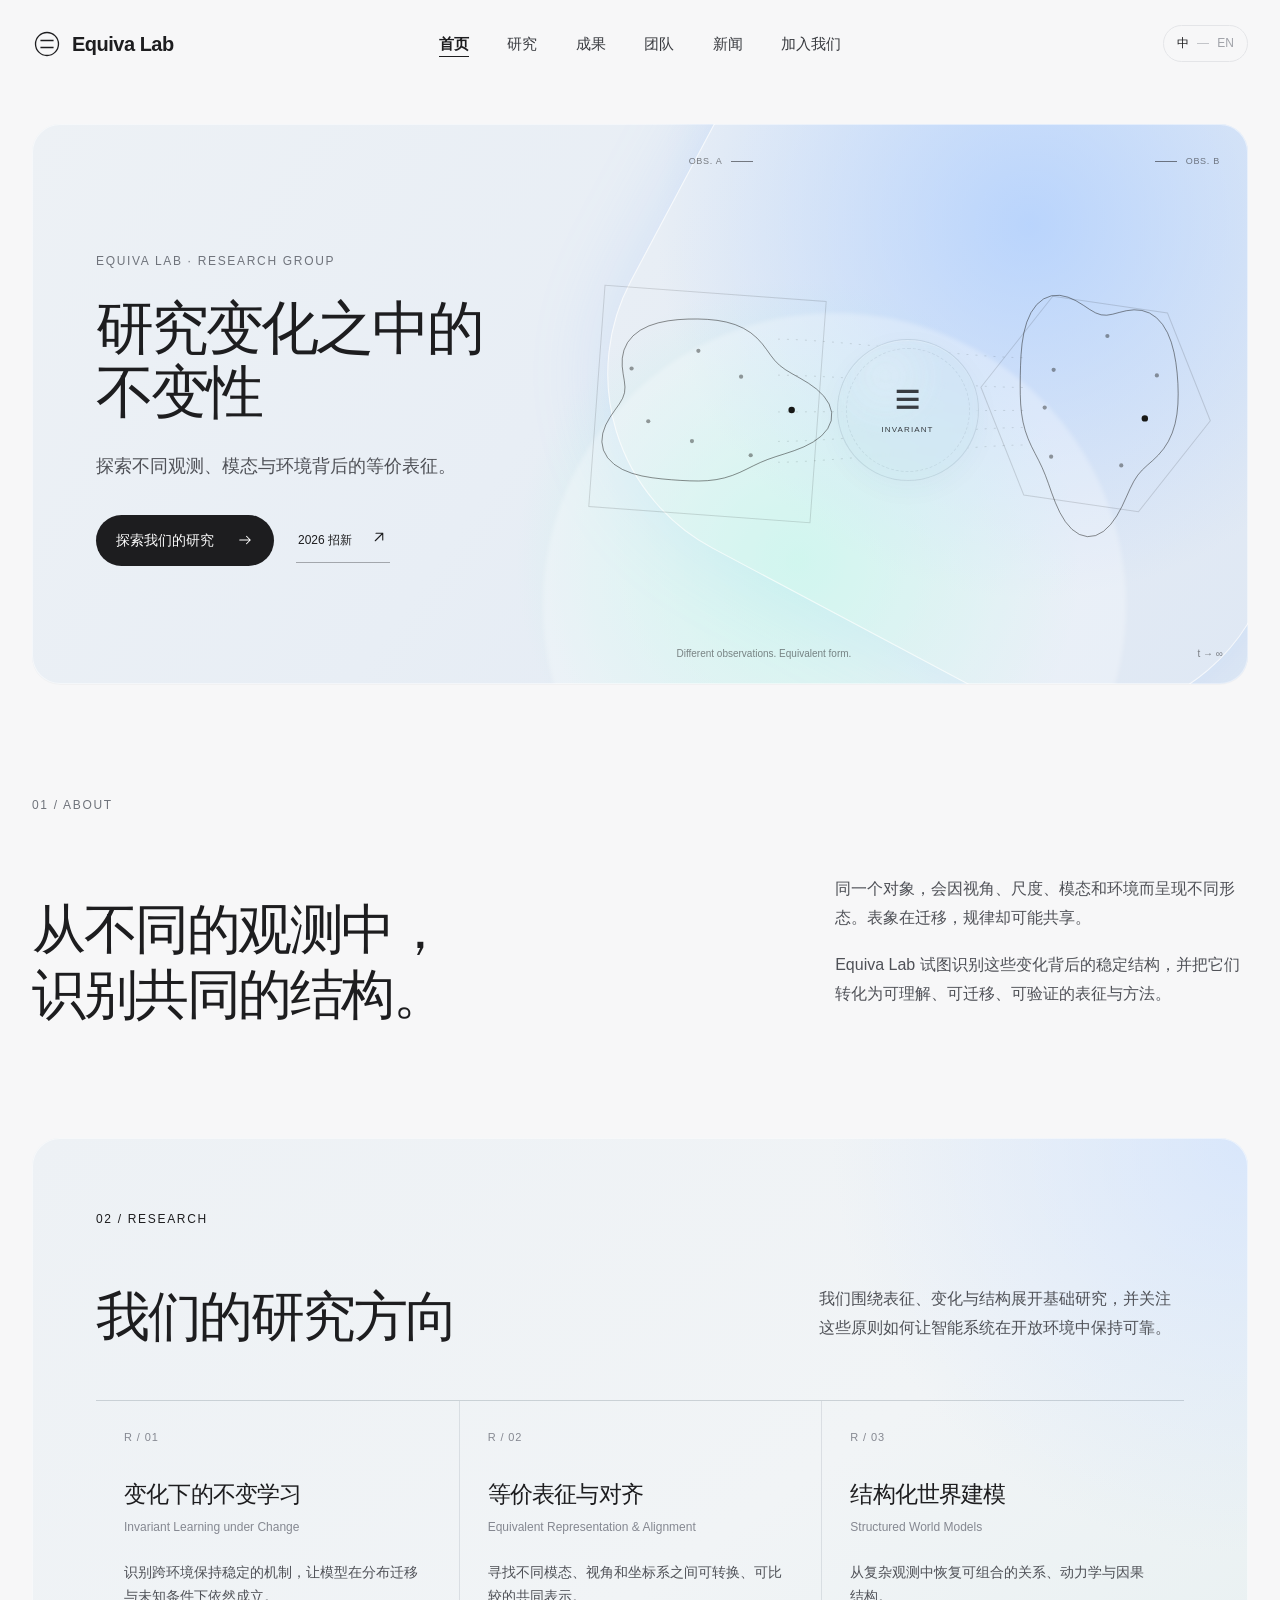
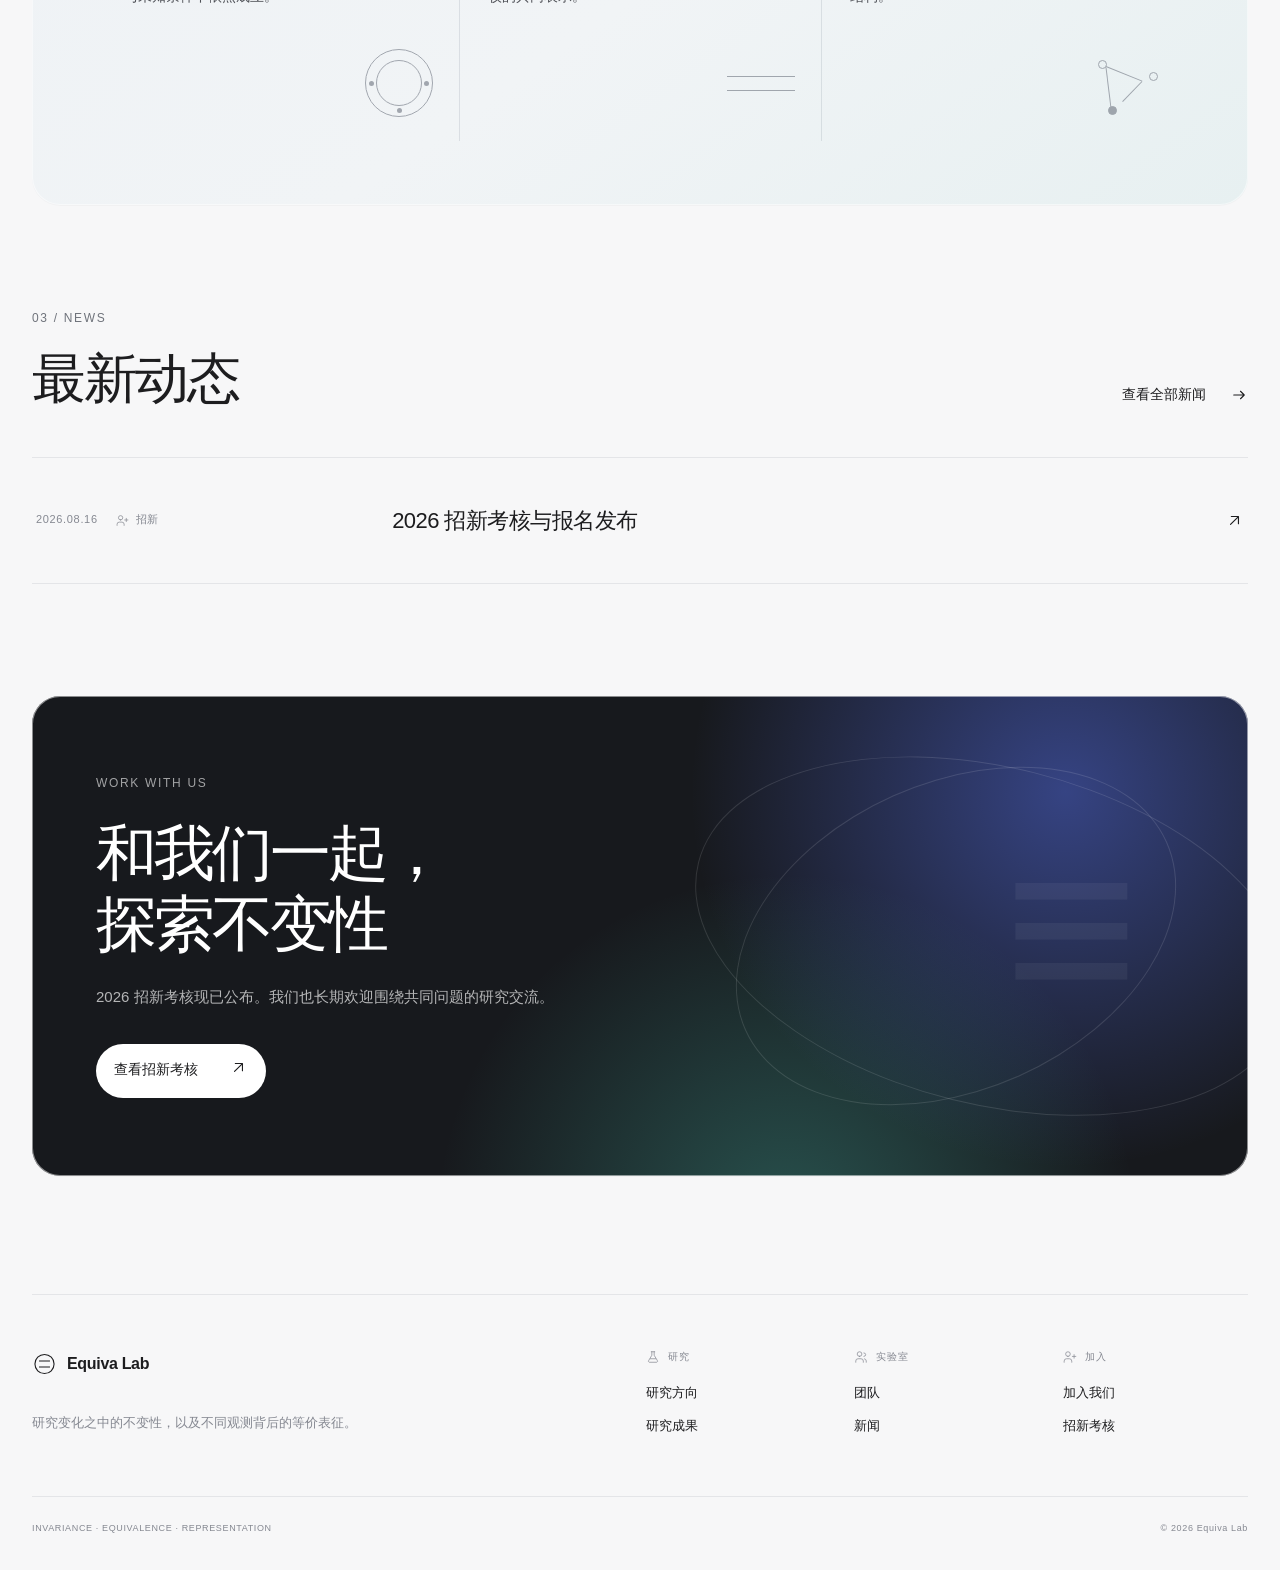
<file: index.html>
<!doctype html>
<html lang="zh-CN">
  <head>
    <meta charset="UTF-8" />
    <meta name="viewport" content="width=device-width, initial-scale=1.0" />
    <meta name="description" content="Equiva Lab 研究变化之中的不变性，以及不同观测背后的等价表征。" />
    <meta name="theme-color" content="#f2f1ed" />
    <link rel="canonical" href="https://equivalab.github.io/" />
    <meta property="og:title" content="Equiva Lab — Invariance in Motion" />
    <meta property="og:description" content="研究变化之中的不变性，以及不同观测背后的等价表征。" />
    <meta property="og:type" content="website" />
    <meta property="og:url" content="https://equivalab.github.io/" />
    <meta property="og:site_name" content="Equiva Lab" />
    <meta property="og:image" content="https://equivalab.github.io/assets/og-cover.svg" />
    <title>Equiva Lab — 变化中的不变性</title>
    <link rel="icon" href="assets/favicon.svg" type="image/svg+xml" />
    <link rel="stylesheet" href="styles.css" />
    <noscript><style>.reveal{opacity:1!important;transform:none!important}</style></noscript>
  </head>
  <body data-page="home">
    <a class="skip-link" href="#main">跳至主要内容</a>

    <header class="site-header" data-header>
      <a class="brand" href="index.html" aria-label="Equiva Lab 首页">
        <svg class="brand-mark" viewBox="0 0 32 32" aria-hidden="true">
          <circle cx="16" cy="16" r="12.25"></circle>
          <path d="M9 12.25h14M9 19.75h14"></path>
        </svg>
        <span>Equiva Lab</span>
      </a>

      <button class="menu-toggle" type="button" aria-label="打开菜单" aria-expanded="false" data-menu-toggle>
        <span></span><span></span>
      </button>

      <nav class="site-nav" aria-label="主导航" data-nav>
        <a href="index.html" data-page-link="home" data-i18n="nav.home">首页</a>
        <a href="#research" data-page-link="research" data-i18n="nav.research">研究</a>
        <a href="results.html" data-page-link="results" data-i18n="nav.results">成果</a>
        <a href="team.html" data-page-link="team" data-i18n="nav.people">团队</a>
        <a href="news.html" data-page-link="news" data-i18n="nav.news">新闻</a>
        <a href="join.html" data-page-link="join" data-i18n="nav.join">加入我们</a>
      </nav>

      <button class="language-toggle" type="button" aria-label="Switch to English" data-language-toggle>
        <span class="is-active">中</span><i></i><span>EN</span>
      </button>
    </header>

    <main id="main">
      <section class="hero" id="top">
        <div class="hero-copy">
          <p class="eyebrow reveal" data-i18n="hero.eyebrow">EQUIVA LAB · RESEARCH GROUP</p>
          <h1 class="hero-title reveal" data-i18n-html="hero.title">
            研究变化之中的<br /><span>不变性</span>
          </h1>
          <p class="hero-intro reveal" data-i18n="hero.intro">
            探索不同观测、模态与环境背后的等价表征。
          </p>
          <div class="hero-actions reveal">
            <a class="text-link" href="#research">
              <span data-i18n="hero.cta">探索我们的研究</span>
              <svg class="icon" viewBox="0 0 24 24" aria-hidden="true"><use href="assets/icons.svg#arrow-right"></use></svg>
            </a>
            <a class="hero-secondary-link" href="join.html#assessment">
              <span data-zh="2026 招新" data-en="2026 Recruitment">2026 招新</span><b><svg class="icon" viewBox="0 0 24 24" aria-hidden="true"><use href="assets/icons.svg#arrow-up-right"></use></svg></b>
            </a>
          </div>
        </div>

        <div class="hero-visual reveal" aria-label="不断变化的观测映射到同一个潜在结构的动态示意图">
          <canvas id="equivalence-canvas"></canvas>
          <div class="visual-axis axis-left"><span>OBS. A</span><i></i></div>
          <div class="visual-axis axis-right"><i></i><span>OBS. B</span></div>
          <div class="visual-core">
            <span class="core-symbol">≡</span>
            <span class="core-label" data-i18n="hero.invariant">INVARIANT</span>
          </div>
          <div class="visual-caption">
            <span data-i18n="hero.visualCaption">Different observations. Equivalent form.</span>
            <span>t → ∞</span>
          </div>
        </div>

        <a class="scroll-cue" href="#about" aria-label="向下滚动">
          <span data-i18n="hero.scroll">SCROLL TO EXPLORE</span>
          <i></i>
        </a>
      </section>

      <section class="statement section-pad" id="about">
        <div class="section-index reveal">01 / <span data-i18n="section.about">ABOUT</span></div>
        <div class="statement-grid">
          <h2 class="display-heading reveal" data-i18n-html="about.title">
            从不同的观测中，<br />识别<span>共同的结构。</span>
          </h2>
          <div class="statement-copy reveal">
            <p data-i18n="about.p1">
              同一个对象，会因视角、尺度、模态和环境而呈现不同形态。表象在迁移，规律却可能共享。
            </p>
            <p data-i18n="about.p2">
              Equiva Lab 试图识别这些变化背后的稳定结构，并把它们转化为可理解、可迁移、可验证的表征与方法。
            </p>
          </div>
        </div>
      </section>

      <section class="research section-pad" id="research">
        <div class="section-index light reveal">02 / <span data-i18n="section.research">RESEARCH</span></div>
        <div class="research-head">
          <h2 class="display-heading light reveal" data-i18n-html="research.title">我们的<span>研究方向</span></h2>
          <p class="research-intro reveal" data-i18n="research.intro">
            我们围绕表征、变化与结构展开基础研究，并关注这些原则如何让智能系统在开放环境中保持可靠。
          </p>
        </div>

        <div class="research-list">
          <article class="research-item reveal" tabindex="0">
            <div class="research-number">R / 01</div>
            <div class="research-name">
              <h3 data-i18n="research.r1.title">变化下的不变学习</h3>
              <p>Invariant Learning under Change</p>
            </div>
            <p class="research-desc" data-i18n="research.r1.desc">识别跨环境保持稳定的机制，让模型在分布迁移与未知条件下依然成立。</p>
            <div class="research-glyph glyph-orbit" aria-hidden="true"><i></i><i></i><i></i></div>
          </article>

          <article class="research-item reveal" tabindex="0">
            <div class="research-number">R / 02</div>
            <div class="research-name">
              <h3 data-i18n="research.r2.title">等价表征与对齐</h3>
              <p>Equivalent Representation & Alignment</p>
            </div>
            <p class="research-desc" data-i18n="research.r2.desc">寻找不同模态、视角和坐标系之间可转换、可比较的共同表示。</p>
            <div class="research-glyph glyph-equal" aria-hidden="true"><i></i><i></i></div>
          </article>

          <article class="research-item reveal" tabindex="0">
            <div class="research-number">R / 03</div>
            <div class="research-name">
              <h3 data-i18n="research.r3.title">结构化世界建模</h3>
              <p>Structured World Models</p>
            </div>
            <p class="research-desc" data-i18n="research.r3.desc">从复杂观测中恢复可组合的关系、动力学与因果结构。</p>
            <div class="research-glyph glyph-nodes" aria-hidden="true"><i></i><i></i><i></i><b></b></div>
          </article>
        </div>
      </section>

      <section class="home-news section-pad" aria-labelledby="home-news-title">
        <div class="home-news-head reveal">
          <div>
            <p class="section-index">03 / NEWS</p>
            <h2 id="home-news-title" data-zh="最新动态" data-en="Latest updates">最新动态</h2>
          </div>
          <a href="news.html"><span data-zh="查看全部新闻" data-en="View all news">查看全部新闻</span><b><svg class="icon" viewBox="0 0 24 24" aria-hidden="true"><use href="assets/icons.svg#arrow-right"></use></svg></b></a>
        </div>
        <div class="home-news-list reveal">
          <a href="join.html#assessment" class="home-news-item">
            <div><time datetime="2026-08-16">2026.08.16</time><span class="meta-with-icon"><svg class="icon" viewBox="0 0 24 24" aria-hidden="true"><use href="assets/icons.svg#user-plus"></use></svg><i data-zh="招新" data-en="RECRUITMENT">招新</i></span></div>
            <h3 data-zh="2026 招新考核与报名发布" data-en="2026 recruitment assessment is now available">2026 招新考核与报名发布</h3>
            <b><svg class="icon" viewBox="0 0 24 24" aria-hidden="true"><use href="assets/icons.svg#arrow-up-right"></use></svg></b>
          </a>
        </div>
      </section>

      <section class="contact section-pad" id="contact">
        <div class="contact-orbit orbit-a"></div>
        <div class="contact-orbit orbit-b"></div>
        <p class="eyebrow reveal" data-i18n="contact.eyebrow">WORK WITH US</p>
        <h2 class="reveal" data-i18n-html="contact.title">和我们一起，<br /><span>探索不变性</span></h2>
        <p class="contact-note reveal" data-i18n="contact.note">我们期待研究合作、学术交流，以及对这些问题同样好奇的新成员。</p>
        <a class="contact-button reveal" href="join.html#assessment">
          <span data-i18n="contact.cta">查看加入方式</span>
          <span><svg class="icon" viewBox="0 0 24 24" aria-hidden="true"><use href="assets/icons.svg#arrow-up-right"></use></svg></span>
        </a>
      </section>
    </main>

    <footer class="site-footer" data-site-footer></footer>

    <script src="app.js"></script>
  </body>
</html>
</file>
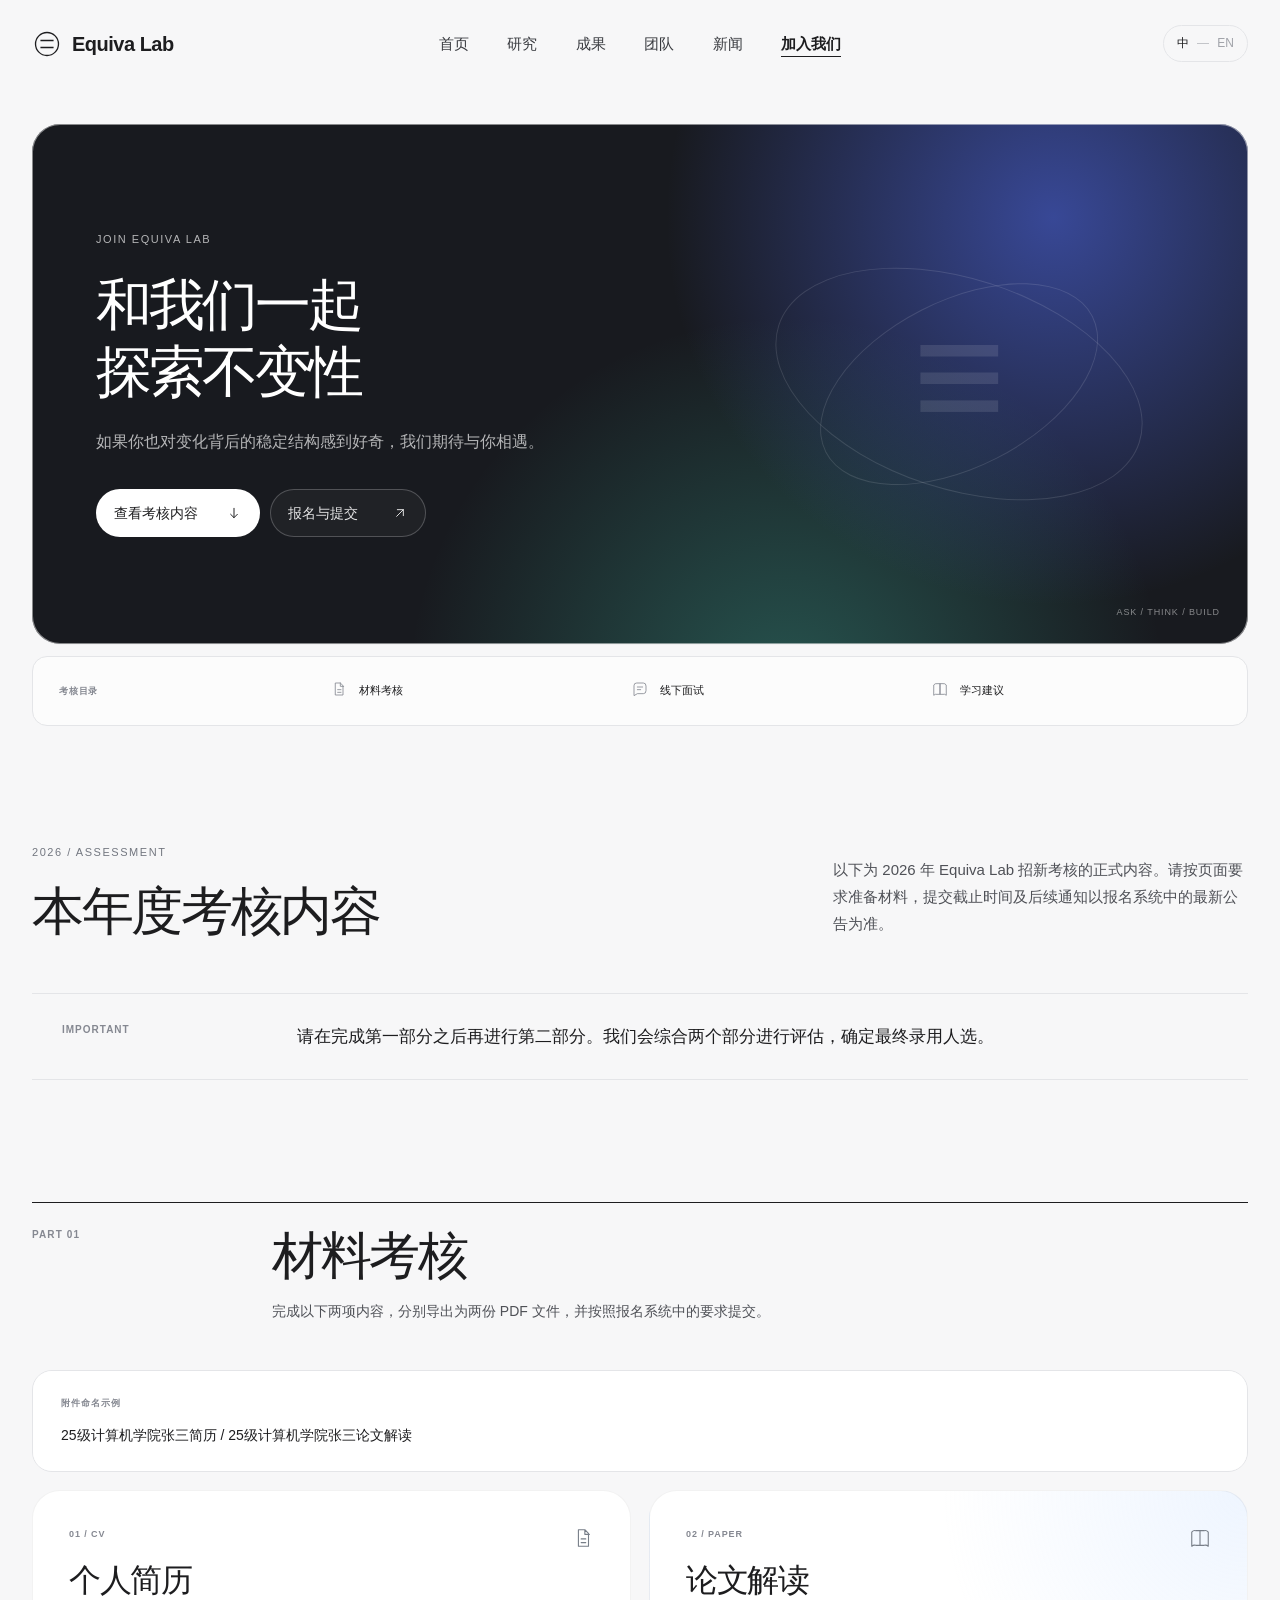
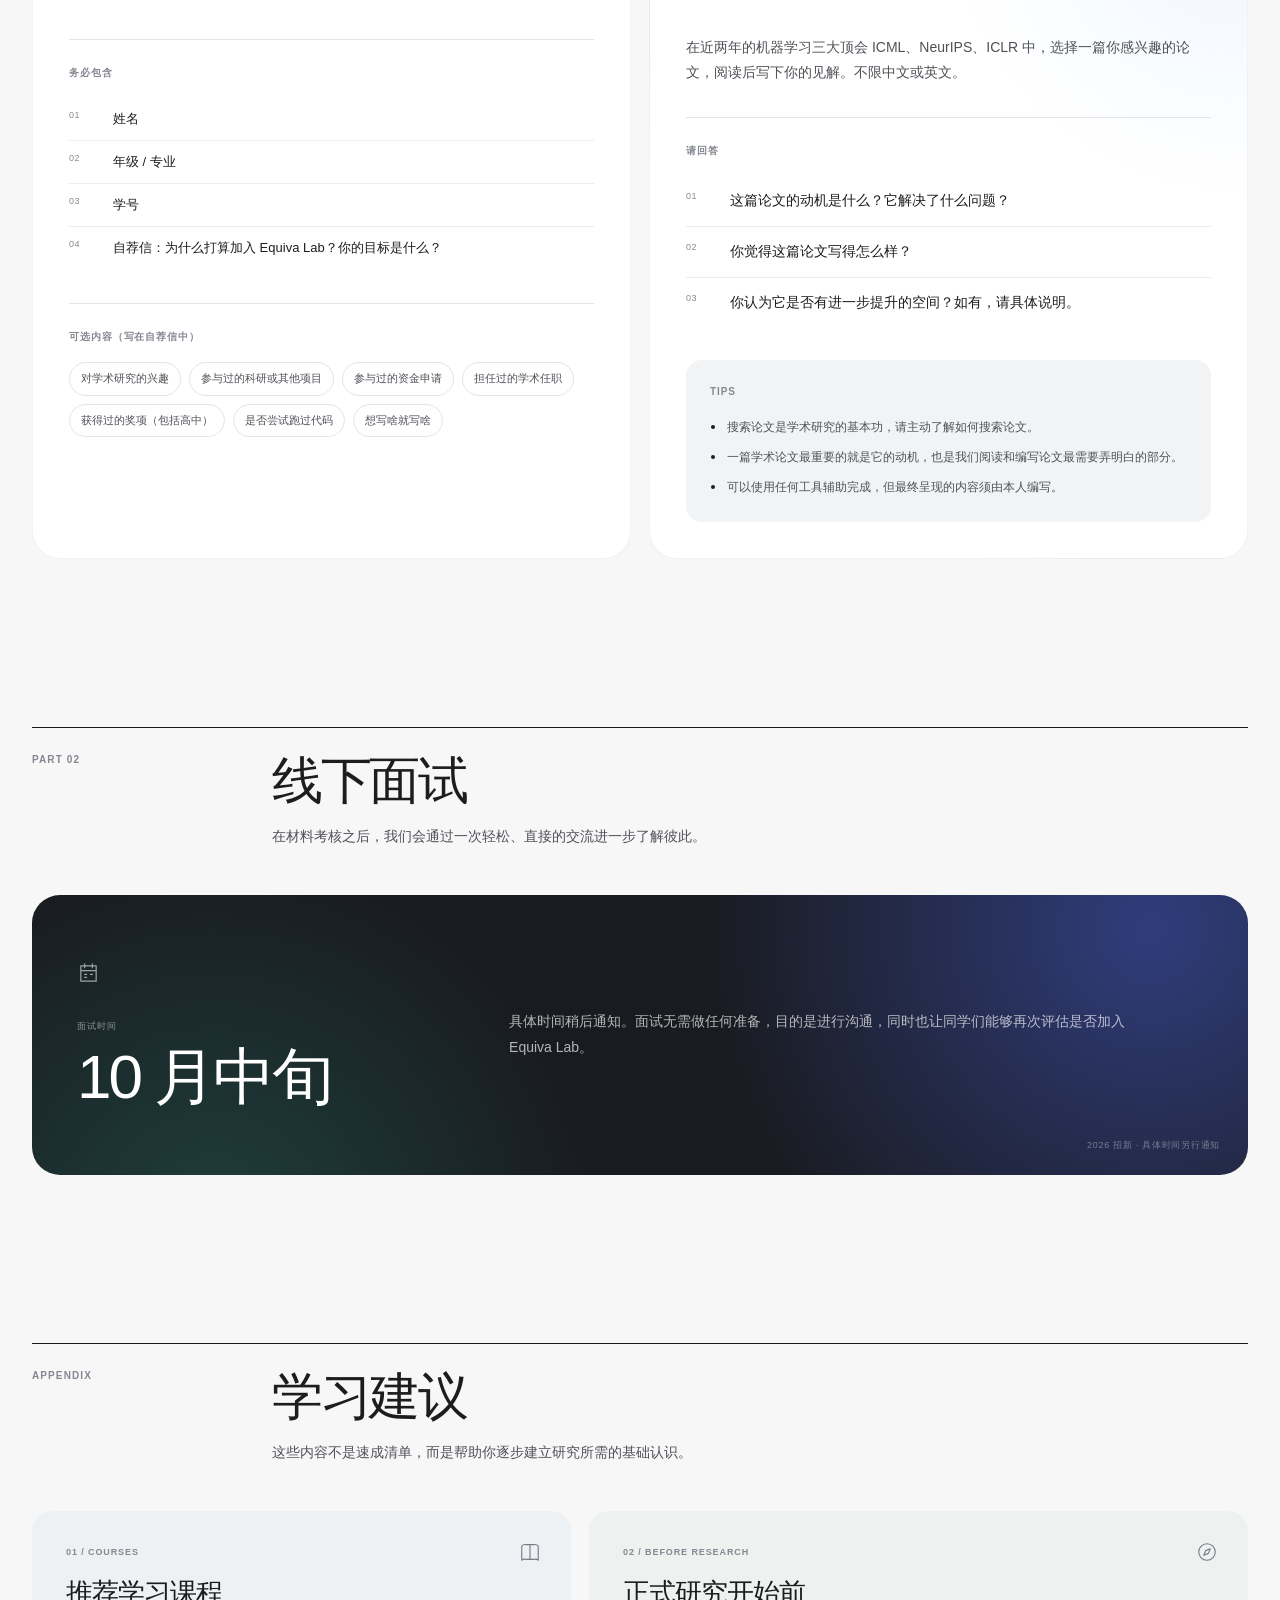
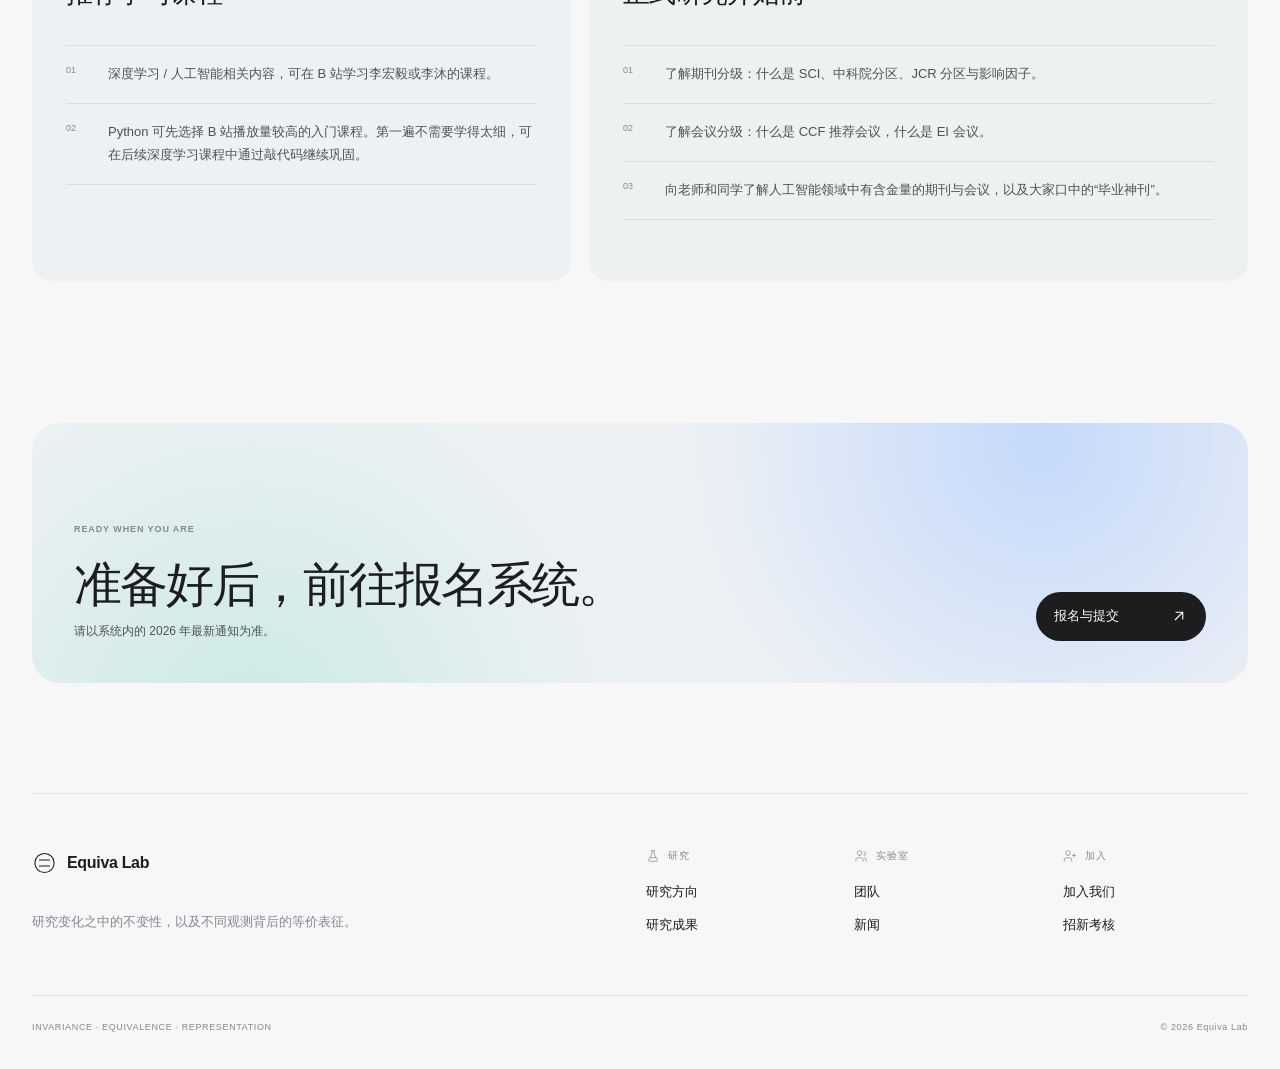
<file: assessment.html>
<!doctype html>
<html lang="zh-CN">
  <head>
    <meta charset="UTF-8" />
    <meta name="viewport" content="width=device-width, initial-scale=1.0" />
    <meta http-equiv="refresh" content="0; url=join.html#assessment" />
    <meta name="robots" content="noindex" />
    <link rel="canonical" href="https://equivalab.github.io/join.html#assessment" />
    <title>招新考核已合并 — Equiva Lab</title>
    <script>window.location.replace("join.html#assessment");</script>
  </head>
  <body>
    <p>招新考核内容已合并至<a href="join.html#assessment">加入我们页面</a>。</p>
  </body>
</html>
</file>
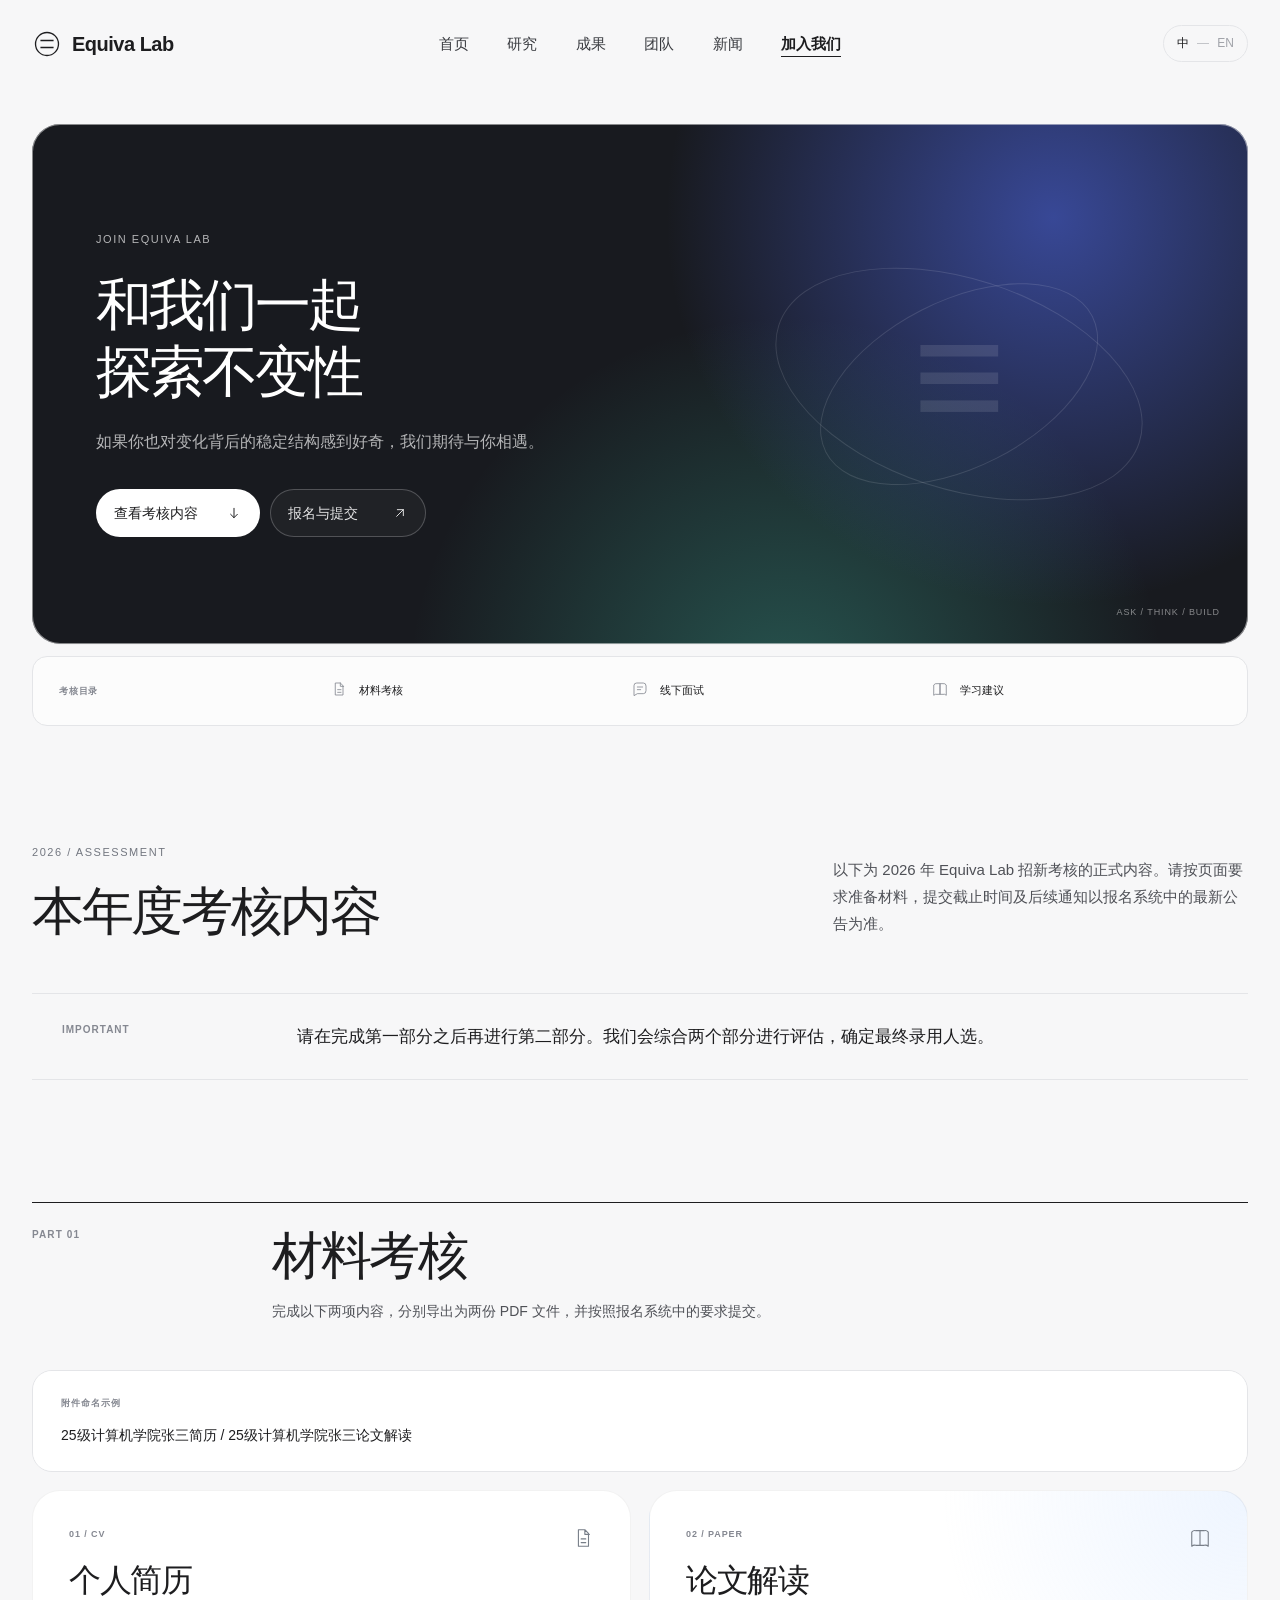
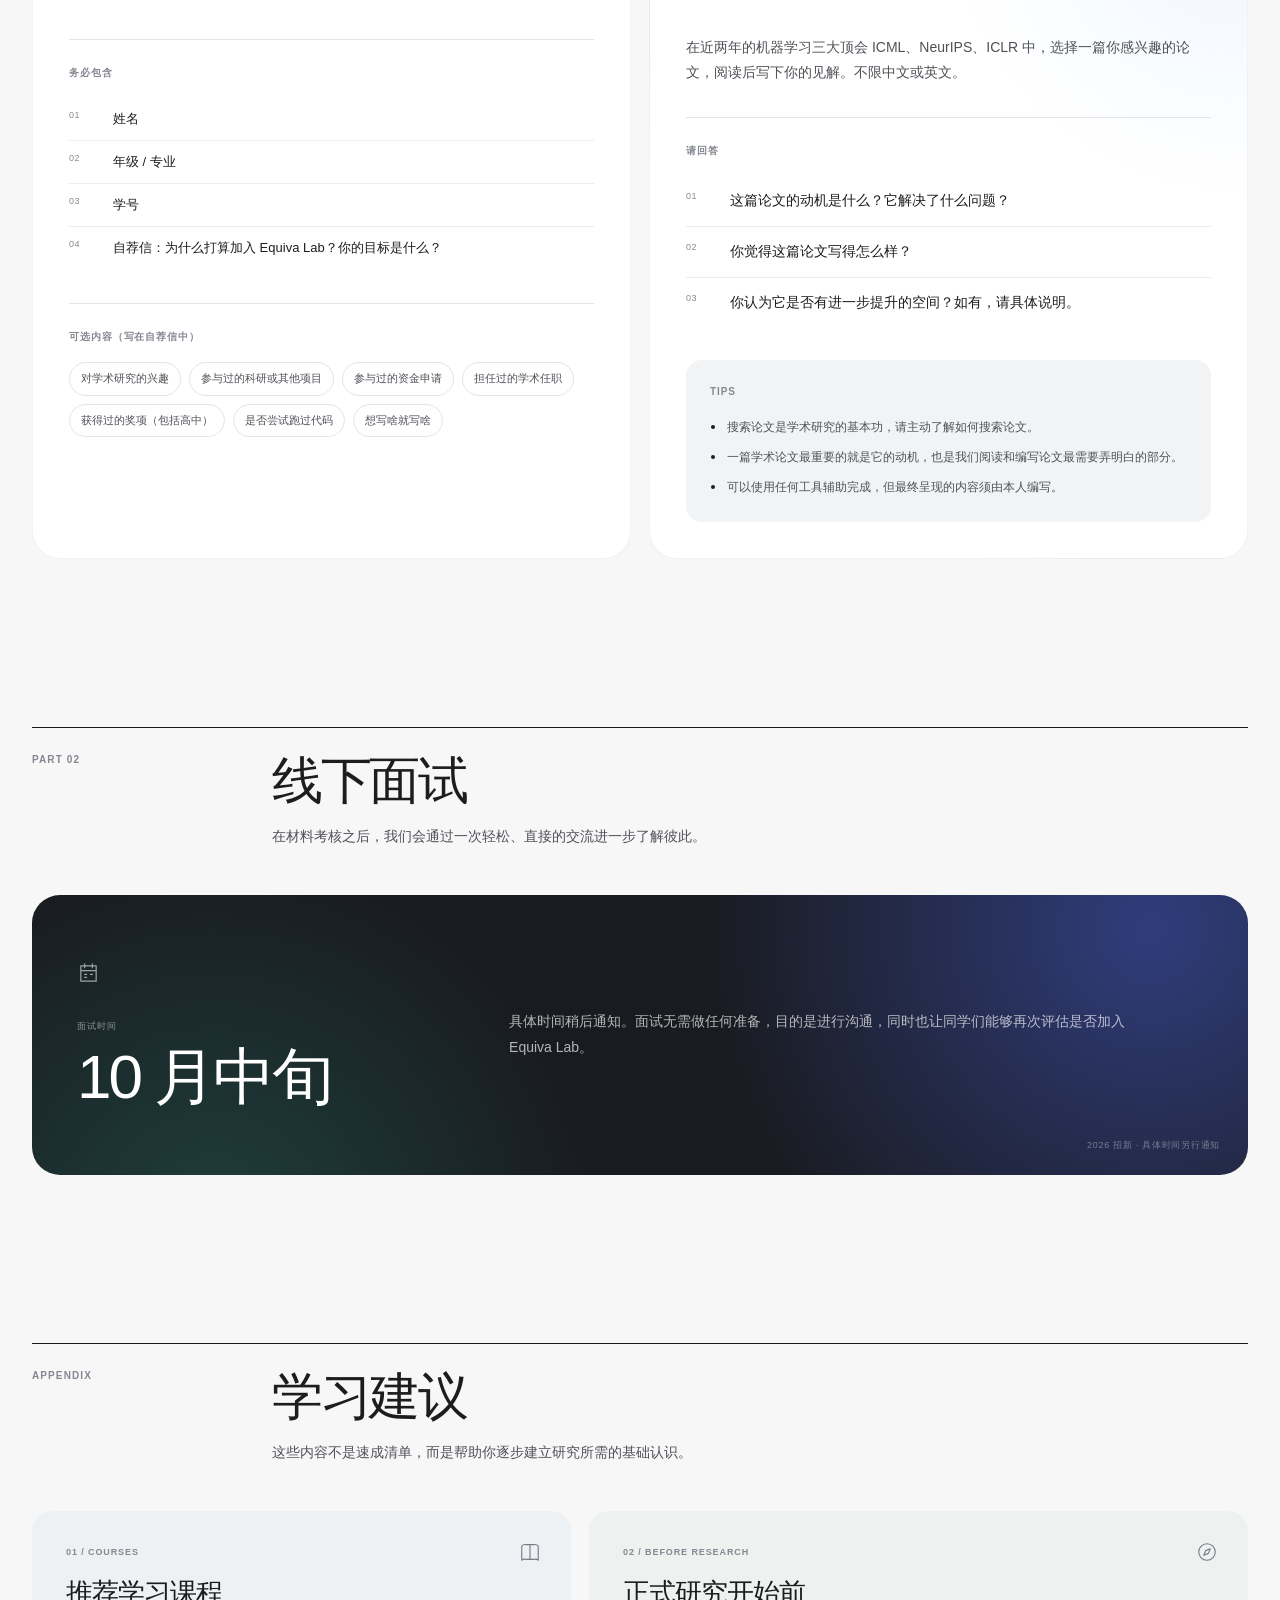
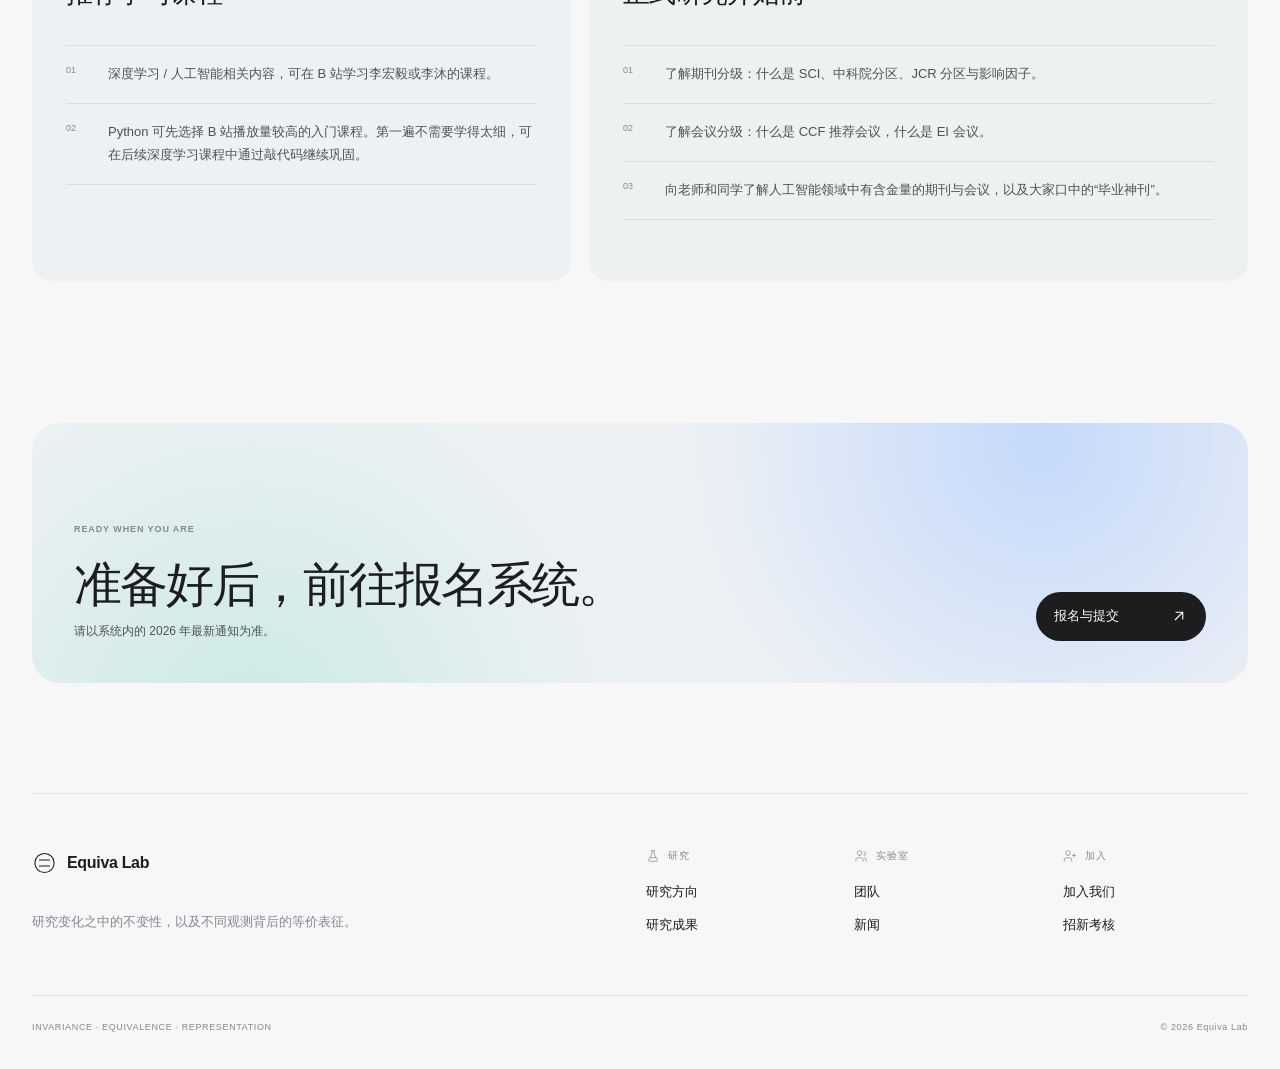
<file: join.html>
<!doctype html>
<html lang="zh-CN">
  <head>
    <meta charset="UTF-8" />
    <meta name="viewport" content="width=device-width, initial-scale=1.0" />
    <meta name="description" content="加入 Equiva Lab，查看 2026 招新考核并进入报名与材料提交系统。" />
    <meta name="theme-color" content="#f7f7f8" />
    <link rel="canonical" href="https://equivalab.github.io/join.html" />
    <meta property="og:title" content="加入我们与招新考核 — Equiva Lab" />
    <meta property="og:description" content="查看 Equiva Lab 2026 招新考核、报名方式与材料提交要求。" />
    <meta property="og:type" content="website" />
    <meta property="og:url" content="https://equivalab.github.io/join.html" />
    <meta property="og:site_name" content="Equiva Lab" />
    <meta property="og:image" content="https://equivalab.github.io/assets/og-cover.svg" />
    <title>加入我们与招新考核 — Equiva Lab</title>
    <link rel="icon" href="assets/favicon.svg" type="image/svg+xml" />
    <link rel="stylesheet" href="styles.css" />
    <noscript><style>.reveal{opacity:1!important;transform:none!important}</style></noscript>
  </head>
  <body data-page="join">
    <a class="skip-link" href="#main">跳至主要内容</a>
    <header class="site-header" data-header>
      <a class="brand" href="index.html" aria-label="Equiva Lab 首页"><svg class="brand-mark" viewBox="0 0 32 32" aria-hidden="true"><circle cx="16" cy="16" r="12.25"></circle><path d="M9 12.25h14M9 19.75h14"></path></svg><span>Equiva Lab</span></a>
      <button class="menu-toggle" type="button" aria-label="打开菜单" aria-expanded="false" data-menu-toggle><span></span><span></span></button>
      <nav class="site-nav" aria-label="主导航" data-nav>
        <a href="index.html" data-page-link="home" data-i18n="nav.home">首页</a><a href="index.html#research" data-page-link="research" data-i18n="nav.research">研究</a><a href="results.html" data-page-link="results" data-i18n="nav.results">成果</a><a href="team.html" data-page-link="team" data-i18n="nav.people">团队</a><a href="news.html" data-page-link="news" data-i18n="nav.news">新闻</a><a href="join.html" data-page-link="join" data-i18n="nav.join">加入我们</a>
      </nav>
      <button class="language-toggle" type="button" aria-label="Switch to English" data-language-toggle><span class="is-active">中</span><i></i><span>EN</span></button>
    </header>

    <main class="subpage assessment-page" id="main">
      <section class="page-hero page-shell join-hero">
        <div class="page-hero-copy reveal">
          <p class="page-kicker">JOIN EQUIVA LAB</p>
          <h1 class="split-title"><span data-zh="和我们一起" data-en="Explore invariance">和我们一起</span><span data-zh="探索不变性" data-en="with us">探索不变性</span></h1>
          <p data-zh="如果你也对变化背后的稳定结构感到好奇，我们期待与你相遇。" data-en="If you are curious about stable structures behind change, we would like to hear from you.">如果你也对变化背后的稳定结构感到好奇，我们期待与你相遇。</p>
          <div class="join-hero-actions">
            <a class="page-primary-button" href="#assessment"><span data-zh="查看考核内容" data-en="View assessment">查看考核内容</span><b><svg class="icon" viewBox="0 0 24 24" aria-hidden="true"><use href="assets/icons.svg#arrow-down"></use></svg></b></a>
            <a class="page-secondary-button" href="https://review.su-do.cn/" target="_blank" rel="noopener noreferrer"><span data-zh="报名与提交" data-en="Register & submit">报名与提交</span><b><svg class="icon" viewBox="0 0 24 24" aria-hidden="true"><use href="assets/icons.svg#arrow-up-right"></use></svg></b></a>
          </div>
        </div>
        <div class="page-hero-art join-art" aria-hidden="true"><i></i><i></i><strong>≡</strong><span>ASK / THINK / BUILD</span></div>
      </section>

      <nav class="assessment-local-nav page-shell reveal" aria-label="考核内容导航">
        <span data-zh="考核目录" data-en="Assessment index">考核目录</span>
        <div>
          <a href="#materials"><b><svg class="icon" viewBox="0 0 24 24" aria-hidden="true"><use href="assets/icons.svg#file-text"></use></svg></b><span data-zh="材料考核" data-en="Written materials">材料考核</span></a>
          <a href="#interview"><b><svg class="icon" viewBox="0 0 24 24" aria-hidden="true"><use href="assets/icons.svg#message"></use></svg></b><span data-zh="线下面试" data-en="Interview">线下面试</span></a>
          <a href="#preparation"><b><svg class="icon" viewBox="0 0 24 24" aria-hidden="true"><use href="assets/icons.svg#book-open"></use></svg></b><span data-zh="学习建议" data-en="Preparation">学习建议</span></a>
        </div>
      </nav>

      <section class="page-section page-shell assessment-intro" id="assessment">
        <div class="page-section-heading reveal">
          <div>
            <p class="page-kicker">2026 / ASSESSMENT</p>
            <h2 data-zh="本年度考核内容" data-en="2026 assessment brief">本年度考核内容</h2>
          </div>
          <p data-zh="以下为 2026 年 Equiva Lab 招新考核的正式内容。请按页面要求准备材料，提交截止时间及后续通知以报名系统中的最新公告为准。" data-en="This is the official 2026 Equiva Lab recruitment assessment. Prepare the required materials below; submission deadlines and subsequent notices will be published in the submission system.">以下为 2026 年 Equiva Lab 招新考核的正式内容。请按页面要求准备材料，提交截止时间及后续通知以报名系统中的最新公告为准。</p>
        </div>
        <div class="assessment-note reveal">
          <span>IMPORTANT</span>
          <p data-zh="请在完成第一部分之后再进行第二部分。我们会综合两个部分进行评估，确定最终录用人选。" data-en="Please complete Part I before proceeding to Part II. We will assess both parts together to determine the final admissions.">请在完成第一部分之后再进行第二部分。我们会综合两个部分进行评估，确定最终录用人选。</p>
        </div>
      </section>

      <section class="assessment-part page-shell" id="materials" aria-labelledby="part-one-title">
        <header class="assessment-part-heading reveal">
          <span>PART 01</span>
          <div>
            <h2 id="part-one-title" data-zh="材料考核" data-en="Written materials">材料考核</h2>
            <p data-zh="完成以下两项内容，分别导出为两份 PDF 文件，并按照报名系统中的要求提交。" data-en="Complete both items, export them as two separate PDF files, and submit them through the recruitment system as instructed.">完成以下两项内容，分别导出为两份 PDF 文件，并按照报名系统中的要求提交。</p>
          </div>
        </header>

        <div class="submission-spec submission-spec-single reveal">
          <div>
            <span data-zh="附件命名示例" data-en="Example filenames">附件命名示例</span>
            <p data-zh="25级计算机学院张三简历 / 25级计算机学院张三论文解读" data-en="Class of 2025 · School of Computer Science · Zhang San · CV / Paper Review">25级计算机学院张三简历 / 25级计算机学院张三论文解读</p>
          </div>
        </div>

        <div class="assessment-card-grid">
          <article class="assessment-card reveal">
            <header><span>01 / CV</span><svg class="icon assessment-card-icon" viewBox="0 0 24 24" aria-hidden="true"><use href="assets/icons.svg#file-text"></use></svg><h3 data-zh="个人简历" data-en="Curriculum vitae">个人简历</h3></header>
            <div class="assessment-card-section">
              <h4 data-zh="务必包含" data-en="Required">务必包含</h4>
              <ol class="numbered-list">
                <li><span>01</span><p data-zh="姓名" data-en="Name">姓名</p></li>
                <li><span>02</span><p data-zh="年级 / 专业" data-en="Year / Major">年级 / 专业</p></li>
                <li><span>03</span><p data-zh="学号" data-en="Student ID">学号</p></li>
                <li><span>04</span><p data-zh="自荐信：为什么打算加入 Equiva Lab？你的目标是什么？" data-en="Personal statement: Why do you want to join Equiva Lab, and what is your goal?">自荐信：为什么打算加入 Equiva Lab？你的目标是什么？</p></li>
              </ol>
            </div>
            <div class="assessment-card-section optional-section">
              <h4 data-zh="可选内容（写在自荐信中）" data-en="Optional topics for the statement">可选内容（写在自荐信中）</h4>
              <ul class="compact-list">
                <li data-zh="对学术研究的兴趣" data-en="Your interest in academic research">对学术研究的兴趣</li>
                <li data-zh="参与过的科研或其他项目" data-en="Research or other projects you have joined">参与过的科研或其他项目</li>
                <li data-zh="参与过的资金申请" data-en="Funding applications you have participated in">参与过的资金申请</li>
                <li data-zh="担任过的学术任职" data-en="Academic roles you have held">担任过的学术任职</li>
                <li data-zh="获得过的奖项（包括高中）" data-en="Awards received, including in high school">获得过的奖项（包括高中）</li>
                <li data-zh="是否尝试跑过代码" data-en="Whether you have tried running code">是否尝试跑过代码</li>
                <li data-zh="想写啥就写啥" data-en="Anything else you would like to add">想写啥就写啥</li>
              </ul>
            </div>
          </article>

          <article class="assessment-card assessment-card-paper reveal">
            <header><span>02 / PAPER</span><svg class="icon assessment-card-icon" viewBox="0 0 24 24" aria-hidden="true"><use href="assets/icons.svg#book-open"></use></svg><h3 data-zh="论文解读" data-en="Paper review">论文解读</h3></header>
            <p class="assessment-lead" data-zh="在近两年的机器学习三大顶会 ICML、NeurIPS、ICLR 中，选择一篇你感兴趣的论文，阅读后写下你的见解。不限中文或英文。" data-en="Choose a paper that interests you from ICML, NeurIPS, or ICLR within the past two years. Read it and write your own reflections in either Chinese or English.">在近两年的机器学习三大顶会 ICML、NeurIPS、ICLR 中，选择一篇你感兴趣的论文，阅读后写下你的见解。不限中文或英文。</p>
            <div class="assessment-card-section">
              <h4 data-zh="请回答" data-en="Questions to address">请回答</h4>
              <ol class="numbered-list questions-list">
                <li><span>01</span><p data-zh="这篇论文的动机是什么？它解决了什么问题？" data-en="What motivates the paper, and what problem does it address?">这篇论文的动机是什么？它解决了什么问题？</p></li>
                <li><span>02</span><p data-zh="你觉得这篇论文写得怎么样？" data-en="How well do you think the paper is written?">你觉得这篇论文写得怎么样？</p></li>
                <li><span>03</span><p data-zh="你认为它是否有进一步提升的空间？如有，请具体说明。" data-en="Do you see room for further improvement? If so, explain.">你认为它是否有进一步提升的空间？如有，请具体说明。</p></li>
              </ol>
            </div>
            <div class="assessment-tips">
              <h4>TIPS</h4>
              <ul class="plain-list">
                <li data-zh="搜索论文是学术研究的基本功，请主动了解如何搜索论文。" data-en="Literature search is a fundamental research skill; learn how to find papers effectively.">搜索论文是学术研究的基本功，请主动了解如何搜索论文。</li>
                <li data-zh="一篇学术论文最重要的就是它的动机，也是我们阅读和编写论文最需要弄明白的部分。" data-en="Motivation is the most important part of a paper and should be understood clearly when reading and writing.">一篇学术论文最重要的就是它的动机，也是我们阅读和编写论文最需要弄明白的部分。</li>
                <li data-zh="可以使用任何工具辅助完成，但最终呈现的内容须由本人编写。" data-en="You may use any tools for assistance, but the final submitted content must be written by you.">可以使用任何工具辅助完成，但最终呈现的内容须由本人编写。</li>
              </ul>
            </div>
          </article>
        </div>
      </section>

      <section class="assessment-part interview-part page-shell" id="interview" aria-labelledby="part-two-title">
        <header class="assessment-part-heading reveal">
          <span>PART 02</span>
          <div>
            <h2 id="part-two-title" data-zh="线下面试" data-en="In-person interview">线下面试</h2>
            <p data-zh="在材料考核之后，我们会通过一次轻松、直接的交流进一步了解彼此。" data-en="After the written assessment, we will get to know each other through a relaxed and direct conversation.">在材料考核之后，我们会通过一次轻松、直接的交流进一步了解彼此。</p>
          </div>
        </header>
        <div class="interview-panel reveal">
          <div class="interview-time"><svg class="icon interview-icon" viewBox="0 0 24 24" aria-hidden="true"><use href="assets/icons.svg#calendar"></use></svg><span data-zh="面试时间" data-en="Interview period">面试时间</span><strong data-zh="10 月中旬" data-en="Mid-October">10 月中旬</strong></div>
          <p data-zh="具体时间稍后通知。面试无需做任何准备，目的是进行沟通，同时也让同学们能够再次评估是否加入 Equiva Lab。" data-en="The exact time will be announced later. No preparation is required; the interview is a conversation that also gives applicants another opportunity to decide whether Equiva Lab is right for them.">具体时间稍后通知。面试无需做任何准备，目的是进行沟通，同时也让同学们能够再次评估是否加入 Equiva Lab。</p>
          <span class="reference-tag" data-zh="2026 招新 · 具体时间另行通知" data-en="2026 recruitment · Exact time to be announced">2026 招新 · 具体时间另行通知</span>
        </div>
      </section>

      <section class="assessment-part appendix-part page-shell" id="preparation" aria-labelledby="appendix-title">
        <header class="assessment-part-heading reveal">
          <span>APPENDIX</span>
          <div>
            <h2 id="appendix-title" data-zh="学习建议" data-en="Learning suggestions">学习建议</h2>
            <p data-zh="这些内容不是速成清单，而是帮助你逐步建立研究所需的基础认识。" data-en="These are not a crash-course checklist, but suggestions for gradually building the foundations needed for research.">这些内容不是速成清单，而是帮助你逐步建立研究所需的基础认识。</p>
          </div>
        </header>
        <div class="appendix-grid">
          <article class="appendix-card reveal">
            <span>01 / COURSES</span>
            <svg class="icon appendix-icon" viewBox="0 0 24 24" aria-hidden="true"><use href="assets/icons.svg#book-open"></use></svg>
            <h3 data-zh="推荐学习课程" data-en="Recommended courses">推荐学习课程</h3>
            <ol>
              <li><b>01</b><p data-zh="深度学习 / 人工智能相关内容，可在 B 站学习李宏毅或李沐的课程。" data-en="For deep learning and AI, consider courses by Hung-yi Lee or Mu Li on Bilibili.">深度学习 / 人工智能相关内容，可在 B 站学习李宏毅或李沐的课程。</p></li>
              <li><b>02</b><p data-zh="Python 可先选择 B 站播放量较高的入门课程。第一遍不需要学得太细，可在后续深度学习课程中通过敲代码继续巩固。" data-en="For Python, start with a popular introductory course on Bilibili. You do not need every detail on the first pass; reinforce it later by coding alongside a deep learning course.">Python 可先选择 B 站播放量较高的入门课程。第一遍不需要学得太细，可在后续深度学习课程中通过敲代码继续巩固。</p></li>
            </ol>
          </article>
          <article class="appendix-card reveal">
            <span>02 / BEFORE RESEARCH</span>
            <svg class="icon appendix-icon" viewBox="0 0 24 24" aria-hidden="true"><use href="assets/icons.svg#compass"></use></svg>
            <h3 data-zh="正式研究开始前" data-en="Before starting research">正式研究开始前</h3>
            <ol>
              <li><b>01</b><p data-zh="了解期刊分级：什么是 SCI、中科院分区、JCR 分区与影响因子。" data-en="Learn journal classifications: SCI, CAS journal ranking, JCR quartiles, and impact factor.">了解期刊分级：什么是 SCI、中科院分区、JCR 分区与影响因子。</p></li>
              <li><b>02</b><p data-zh="了解会议分级：什么是 CCF 推荐会议，什么是 EI 会议。" data-en="Learn conference classifications: CCF-recommended conferences and EI-indexed conferences.">了解会议分级：什么是 CCF 推荐会议，什么是 EI 会议。</p></li>
              <li><b>03</b><p data-zh="向老师和同学了解人工智能领域中有含金量的期刊与会议，以及大家口中的“毕业神刊”。" data-en="Ask teachers and peers which AI journals and conferences are considered substantive, and understand what people informally call easy publication venues.">向老师和同学了解人工智能领域中有含金量的期刊与会议，以及大家口中的“毕业神刊”。</p></li>
            </ol>
          </article>
        </div>
      </section>

      <section class="assessment-final page-shell reveal">
        <div>
          <span>READY WHEN YOU ARE</span>
          <h2 data-zh="准备好后，前往报名系统。" data-en="When ready, continue to the submission system.">准备好后，前往报名系统。</h2>
          <p data-zh="请以系统内的 2026 年最新通知为准。" data-en="Please follow the latest 2026 notice in the system.">请以系统内的 2026 年最新通知为准。</p>
        </div>
        <a href="https://review.su-do.cn/" target="_blank" rel="noopener noreferrer"><span data-zh="报名与提交" data-en="Register & submit">报名与提交</span><b><svg class="icon" viewBox="0 0 24 24" aria-hidden="true"><use href="assets/icons.svg#arrow-up-right"></use></svg></b></a>
      </section>
    </main>

    <footer class="site-footer subpage-footer" data-site-footer></footer>
    <script src="app.js"></script>
  </body>
</html>
</file>
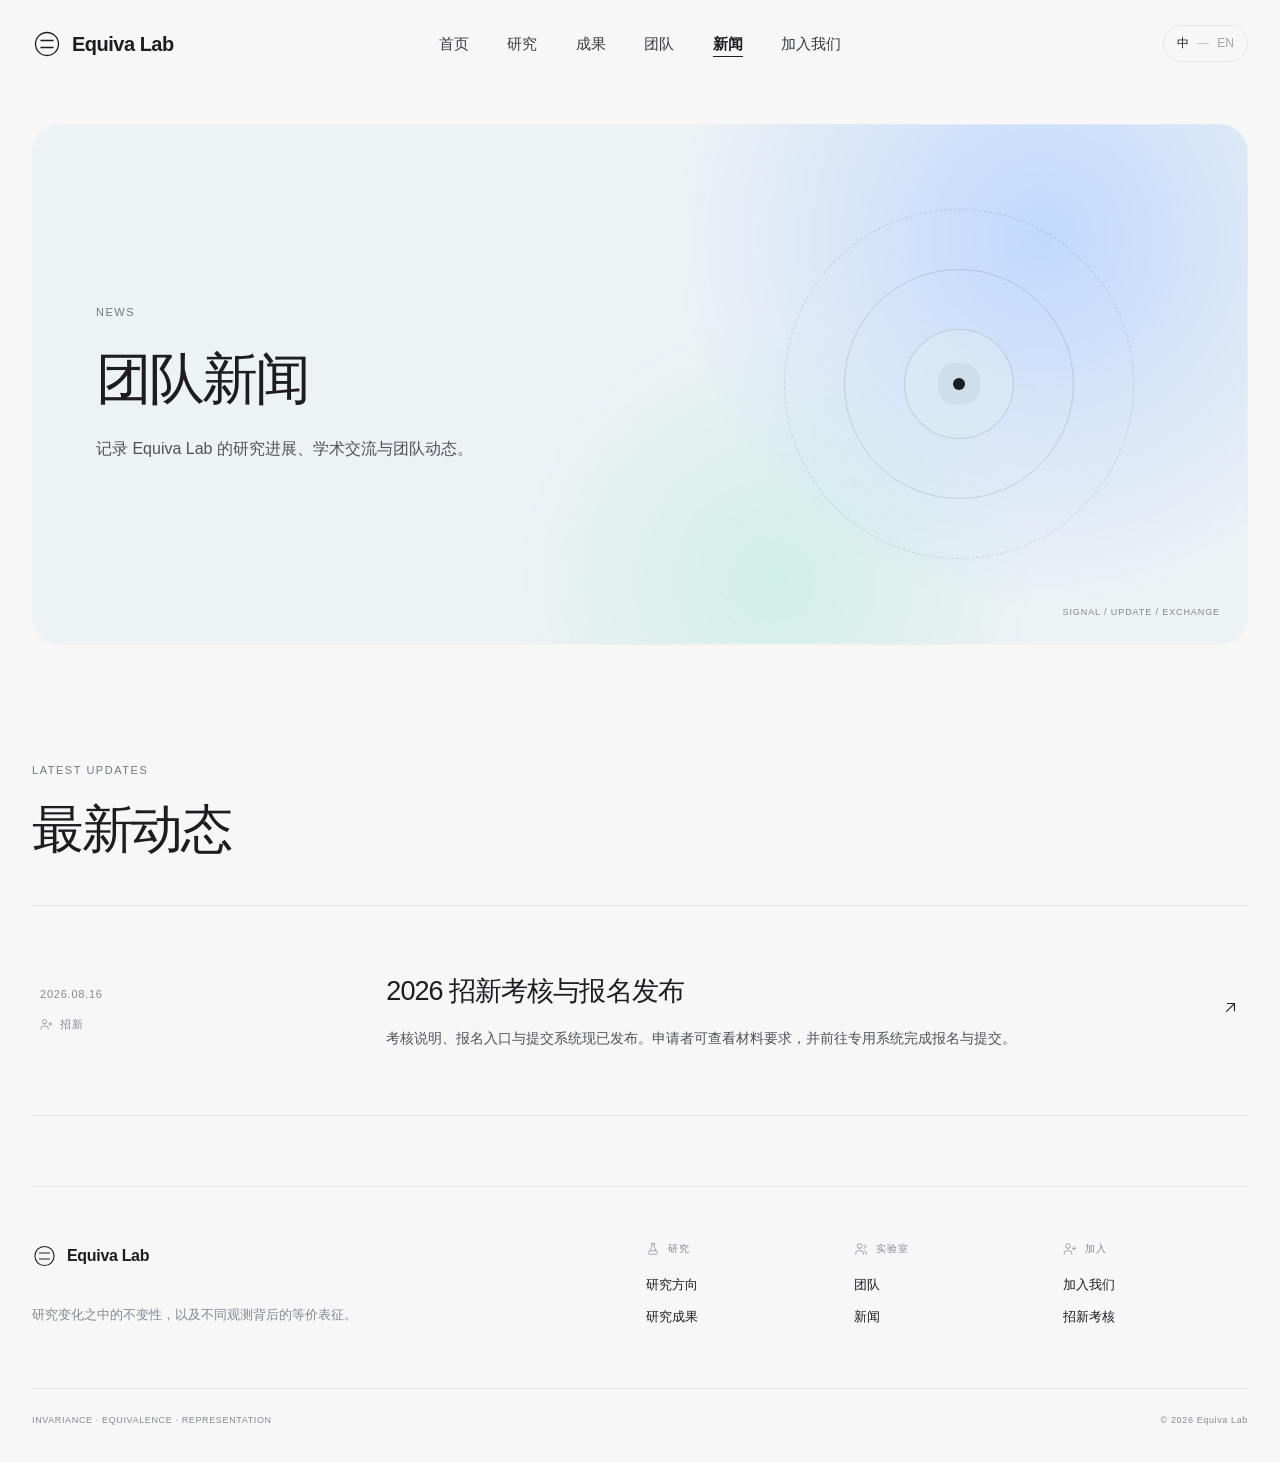
<file: news.html>
<!doctype html>
<html lang="zh-CN">
  <head>
    <meta charset="UTF-8" />
    <meta name="viewport" content="width=device-width, initial-scale=1.0" />
    <meta name="description" content="Equiva Lab 团队新闻、研究动态与学术交流。" />
    <meta name="theme-color" content="#f7f7f8" />
    <link rel="canonical" href="https://equivalab.github.io/news.html" />
    <meta property="og:title" content="团队新闻 — Equiva Lab" />
    <meta property="og:description" content="Equiva Lab 团队新闻、研究动态与学术交流。" />
    <meta property="og:type" content="website" />
    <meta property="og:url" content="https://equivalab.github.io/news.html" />
    <meta property="og:site_name" content="Equiva Lab" />
    <meta property="og:image" content="https://equivalab.github.io/assets/og-cover.svg" />
    <title>团队新闻 — Equiva Lab</title>
    <link rel="icon" href="assets/favicon.svg" type="image/svg+xml" />
    <link rel="stylesheet" href="styles.css" />
    <noscript><style>.reveal{opacity:1!important;transform:none!important}</style></noscript>
  </head>
  <body data-page="news">
    <a class="skip-link" href="#main">跳至主要内容</a>
    <header class="site-header" data-header>
      <a class="brand" href="index.html" aria-label="Equiva Lab 首页"><svg class="brand-mark" viewBox="0 0 32 32" aria-hidden="true"><circle cx="16" cy="16" r="12.25"></circle><path d="M9 12.25h14M9 19.75h14"></path></svg><span>Equiva Lab</span></a>
      <button class="menu-toggle" type="button" aria-label="打开菜单" aria-expanded="false" data-menu-toggle><span></span><span></span></button>
      <nav class="site-nav" aria-label="主导航" data-nav>
        <a href="index.html" data-page-link="home" data-i18n="nav.home">首页</a><a href="index.html#research" data-page-link="research" data-i18n="nav.research">研究</a><a href="results.html" data-page-link="results" data-i18n="nav.results">成果</a><a href="team.html" data-page-link="team" data-i18n="nav.people">团队</a><a href="news.html" data-page-link="news" data-i18n="nav.news">新闻</a><a href="join.html" data-page-link="join" data-i18n="nav.join">加入我们</a>
      </nav>
      <button class="language-toggle" type="button" aria-label="Switch to English" data-language-toggle><span class="is-active">中</span><i></i><span>EN</span></button>
    </header>

    <main class="subpage" id="main">
      <section class="page-hero page-shell news-hero">
        <div class="page-hero-copy reveal">
          <p class="page-kicker">NEWS</p>
          <h1 data-zh="团队新闻" data-en="Lab News">团队新闻</h1>
          <p data-zh="记录 Equiva Lab 的研究进展、学术交流与团队动态。" data-en="Research progress, academic exchange, and updates from Equiva Lab.">记录 Equiva Lab 的研究进展、学术交流与团队动态。</p>
        </div>
        <div class="page-hero-art news-art" aria-hidden="true"><i></i><i></i><i></i><b></b><span>SIGNAL / UPDATE / EXCHANGE</span></div>
      </section>

      <section class="page-section page-shell">
        <div class="section-title-row reveal"><div><p class="page-kicker">LATEST UPDATES</p><h2 data-zh="最新动态" data-en="Latest updates">最新动态</h2></div></div>
        <div class="news-list">
          <a class="news-item reveal" href="join.html#assessment">
            <div class="news-meta"><time datetime="2026-08-16">2026.08.16</time><span class="meta-with-icon"><svg class="icon" viewBox="0 0 24 24" aria-hidden="true"><use href="assets/icons.svg#user-plus"></use></svg><i data-zh="招新" data-en="RECRUITMENT">招新</i></span></div>
            <div class="news-copy"><h3 data-zh="2026 招新考核与报名发布" data-en="2026 recruitment assessment is now available">2026 招新考核与报名发布</h3><p data-zh="考核说明、报名入口与提交系统现已发布。申请者可查看材料要求，并前往专用系统完成报名与提交。" data-en="The assessment brief, registration entry, and submission system are now available. Applicants can review the requirements and submit through the dedicated system.">考核说明、报名入口与提交系统现已发布。申请者可查看材料要求，并前往专用系统完成报名与提交。</p></div>
            <span class="news-arrow"><svg class="icon" viewBox="0 0 24 24" aria-hidden="true"><use href="assets/icons.svg#arrow-up-right"></use></svg></span>
          </a>
        </div>
      </section>
    </main>

    <footer class="site-footer subpage-footer" data-site-footer></footer>
    <script src="app.js"></script>
  </body>
</html>
</file>
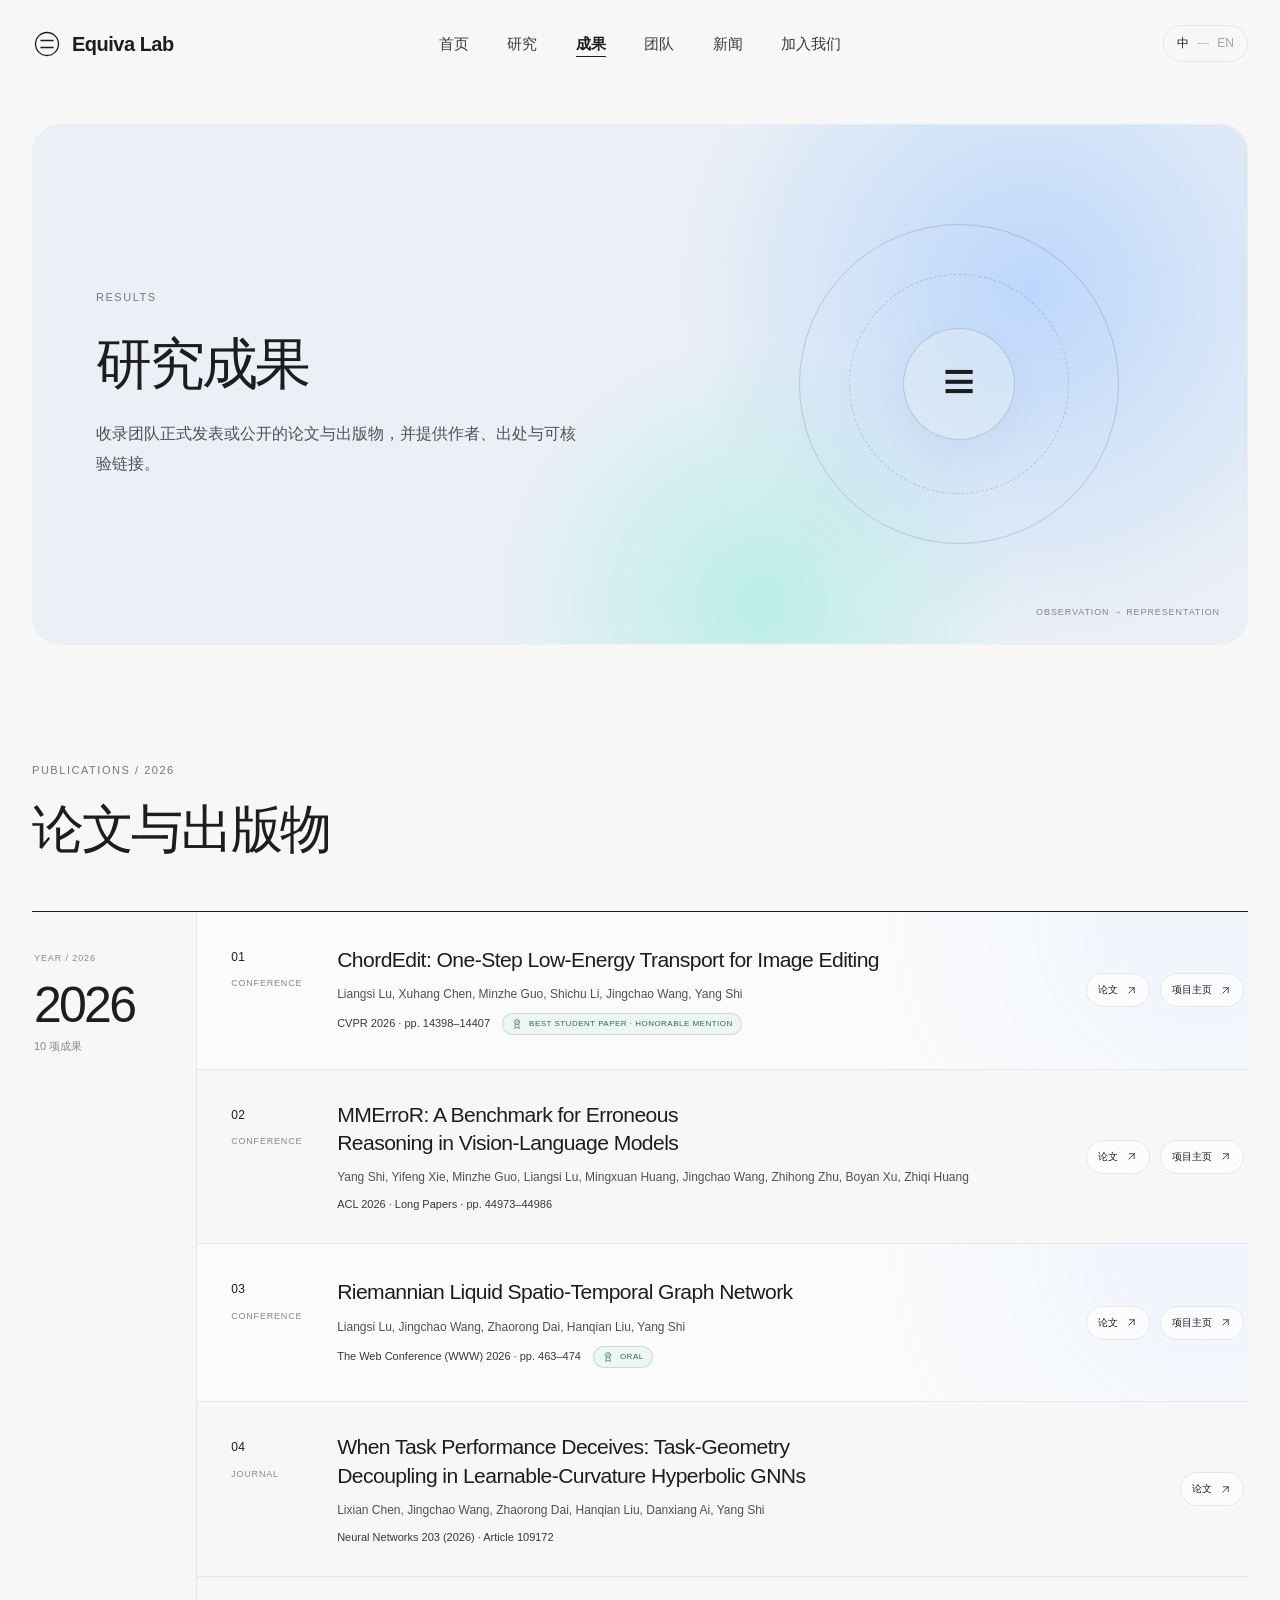
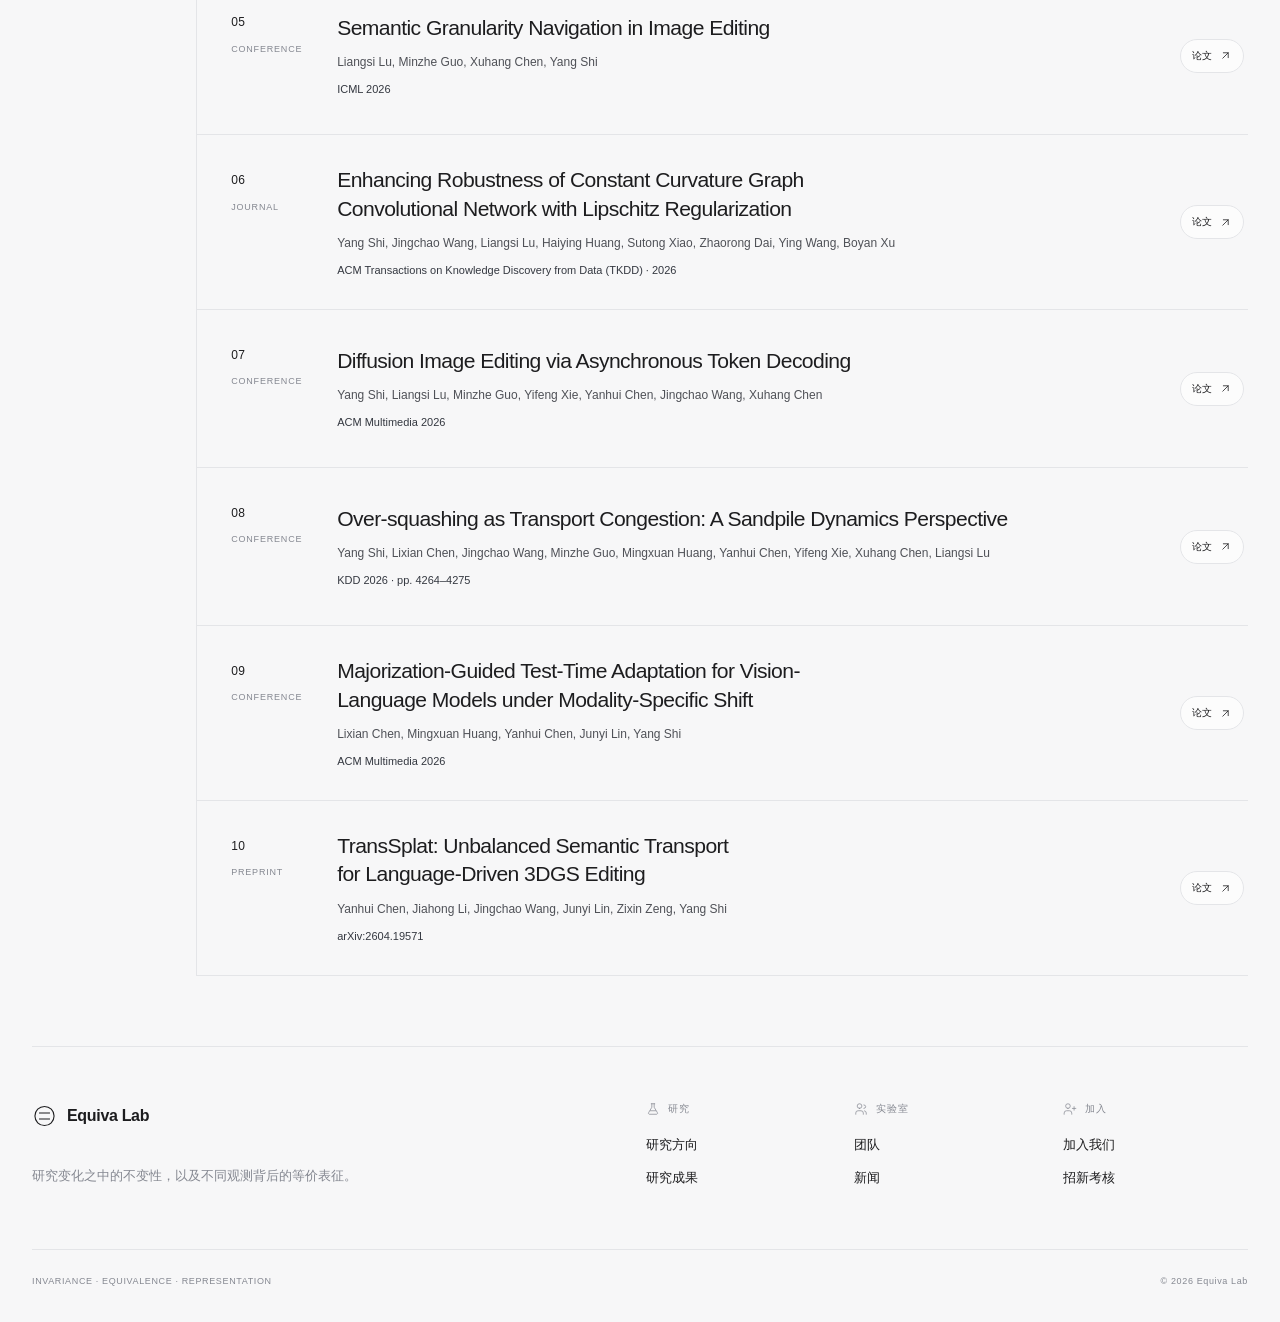
<file: results.html>
<!doctype html>
<html lang="zh-CN">
  <head>
    <meta charset="UTF-8" />
    <meta name="viewport" content="width=device-width, initial-scale=1.0" />
    <meta name="description" content="Equiva Lab 2026 年论文与出版物，包含作者、发表场所、荣誉与公开链接。" />
    <meta name="theme-color" content="#f7f7f8" />
    <link rel="canonical" href="https://equivalab.github.io/results.html" />
    <meta property="og:title" content="研究成果 — Equiva Lab" />
    <meta property="og:description" content="Equiva Lab 2026 年论文与出版物，包含作者、发表场所、荣誉与公开链接。" />
    <meta property="og:type" content="website" />
    <meta property="og:url" content="https://equivalab.github.io/results.html" />
    <meta property="og:site_name" content="Equiva Lab" />
    <meta property="og:image" content="https://equivalab.github.io/assets/og-cover.svg" />
    <title>研究成果 — Equiva Lab</title>
    <link rel="icon" href="assets/favicon.svg" type="image/svg+xml" />
    <link rel="stylesheet" href="styles.css" />
    <noscript><style>.reveal{opacity:1!important;transform:none!important}</style></noscript>
  </head>
  <body data-page="results">
    <a class="skip-link" href="#main">跳至主要内容</a>
    <header class="site-header" data-header>
      <a class="brand" href="index.html" aria-label="Equiva Lab 首页">
        <svg class="brand-mark" viewBox="0 0 32 32" aria-hidden="true"><circle cx="16" cy="16" r="12.25"></circle><path d="M9 12.25h14M9 19.75h14"></path></svg>
        <span>Equiva Lab</span>
      </a>
      <button class="menu-toggle" type="button" aria-label="打开菜单" aria-expanded="false" data-menu-toggle><span></span><span></span></button>
      <nav class="site-nav" aria-label="主导航" data-nav>
        <a href="index.html" data-page-link="home" data-i18n="nav.home">首页</a>
        <a href="index.html#research" data-page-link="research" data-i18n="nav.research">研究</a>
        <a href="results.html" data-page-link="results" data-i18n="nav.results">成果</a>
        <a href="team.html" data-page-link="team" data-i18n="nav.people">团队</a>
        <a href="news.html" data-page-link="news" data-i18n="nav.news">新闻</a>
        <a href="join.html" data-page-link="join" data-i18n="nav.join">加入我们</a>
      </nav>
      <button class="language-toggle" type="button" aria-label="Switch to English" data-language-toggle><span class="is-active">中</span><i></i><span>EN</span></button>
    </header>

    <main class="subpage" id="main">
      <section class="page-hero page-shell results-hero">
        <div class="page-hero-copy reveal">
          <p class="page-kicker">RESULTS</p>
          <h1 data-zh="研究成果" data-en="Research Results">研究成果</h1>
          <p data-zh="收录团队正式发表或公开的论文与出版物，并提供作者、出处与可核验链接。" data-en="Published papers and publications from the lab, with authorship, venues, and verifiable links.">收录团队正式发表或公开的论文与出版物，并提供作者、出处与可核验链接。</p>
        </div>
        <div class="page-hero-art results-art" aria-hidden="true">
          <i></i><i></i><i></i><strong>≡</strong><span>OBSERVATION → REPRESENTATION</span>
        </div>
      </section>

      <section class="page-section page-shell results-archive">
        <div class="page-section-heading reveal">
          <div><p class="page-kicker">PUBLICATIONS / 2026</p><h2 data-zh="论文与出版物" data-en="Publications">论文与出版物</h2></div>
        </div>

        <div class="results-index" data-results-list></div>
        <div class="archive-empty reveal" data-results-empty>
          <div class="archive-symbol"><svg class="icon" viewBox="0 0 24 24" aria-hidden="true"><use href="assets/icons.svg#archive"></use></svg></div>
          <div>
            <span>ARCHIVE STATUS / 00</span>
            <h3 data-zh="成果档案正在建立" data-en="The research archive is being established">成果档案正在建立</h3>
            <p data-zh="正式论文、项目与开放资源将在发布后按时间收录；进行中或未经确认的内容不会提前展示。" data-en="Published papers, projects, and open resources will be archived chronologically; work in progress or unverified information will not be listed early.">正式论文、项目与开放资源将在发布后按时间收录；进行中或未经确认的内容不会提前展示。</p>
          </div>
        </div>
      </section>
    </main>

    <footer class="site-footer subpage-footer" data-site-footer></footer>
    <script src="content/results.js"></script>
    <script src="app.js"></script>
  </body>
</html>
</file>
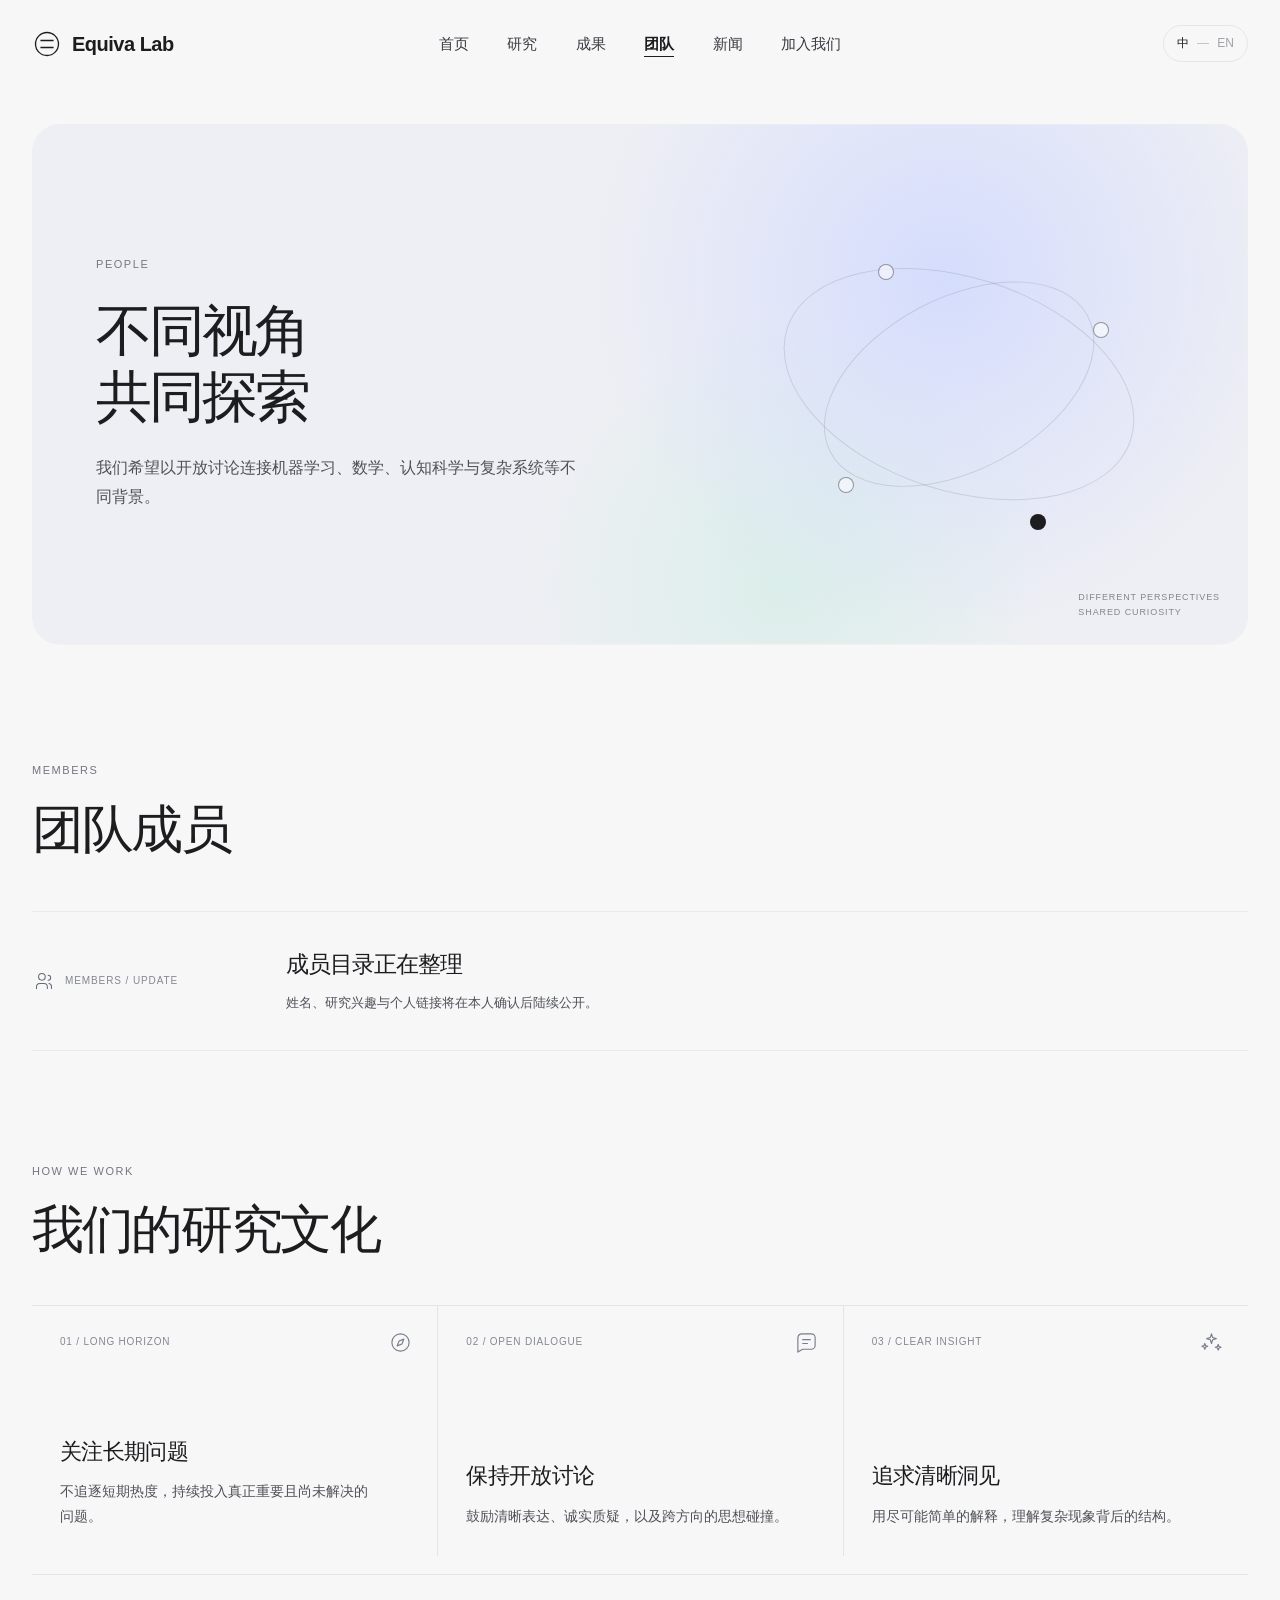
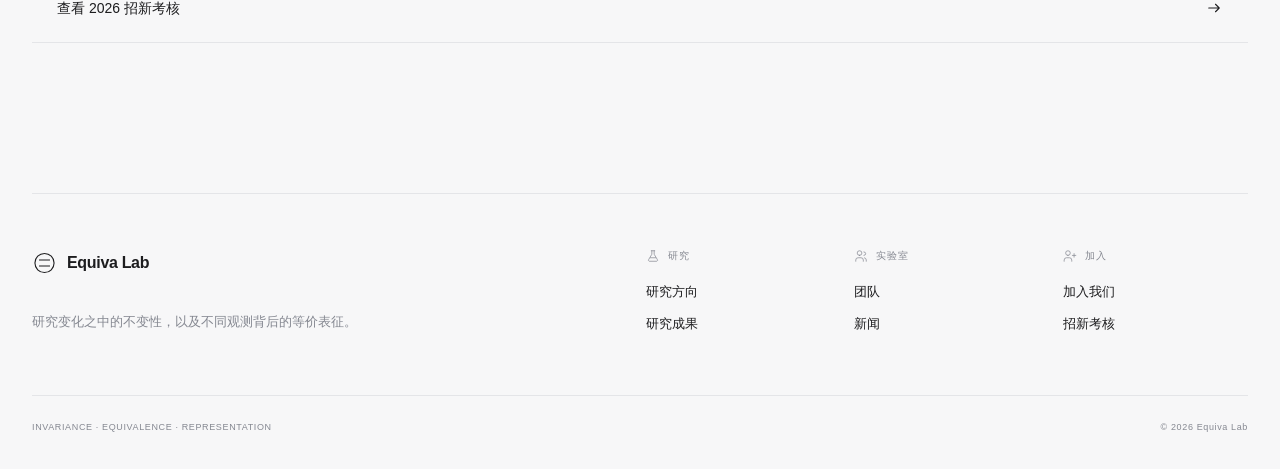
<file: team.html>
<!doctype html>
<html lang="zh-CN">
  <head>
    <meta charset="UTF-8" />
    <meta name="viewport" content="width=device-width, initial-scale=1.0" />
    <meta name="description" content="认识 Equiva Lab 团队与我们的研究文化。" />
    <meta name="theme-color" content="#f7f7f8" />
    <link rel="canonical" href="https://equivalab.github.io/team.html" />
    <meta property="og:title" content="团队 — Equiva Lab" />
    <meta property="og:description" content="认识 Equiva Lab 团队与我们的研究文化。" />
    <meta property="og:type" content="website" />
    <meta property="og:url" content="https://equivalab.github.io/team.html" />
    <meta property="og:site_name" content="Equiva Lab" />
    <meta property="og:image" content="https://equivalab.github.io/assets/og-cover.svg" />
    <title>团队 — Equiva Lab</title>
    <link rel="icon" href="assets/favicon.svg" type="image/svg+xml" />
    <link rel="stylesheet" href="styles.css" />
    <noscript><style>.reveal{opacity:1!important;transform:none!important}</style></noscript>
  </head>
  <body data-page="team">
    <a class="skip-link" href="#main">跳至主要内容</a>
    <header class="site-header" data-header>
      <a class="brand" href="index.html" aria-label="Equiva Lab 首页"><svg class="brand-mark" viewBox="0 0 32 32" aria-hidden="true"><circle cx="16" cy="16" r="12.25"></circle><path d="M9 12.25h14M9 19.75h14"></path></svg><span>Equiva Lab</span></a>
      <button class="menu-toggle" type="button" aria-label="打开菜单" aria-expanded="false" data-menu-toggle><span></span><span></span></button>
      <nav class="site-nav" aria-label="主导航" data-nav>
        <a href="index.html" data-page-link="home" data-i18n="nav.home">首页</a><a href="index.html#research" data-page-link="research" data-i18n="nav.research">研究</a><a href="results.html" data-page-link="results" data-i18n="nav.results">成果</a><a href="team.html" data-page-link="team" data-i18n="nav.people">团队</a><a href="news.html" data-page-link="news" data-i18n="nav.news">新闻</a><a href="join.html" data-page-link="join" data-i18n="nav.join">加入我们</a>
      </nav>
      <button class="language-toggle" type="button" aria-label="Switch to English" data-language-toggle><span class="is-active">中</span><i></i><span>EN</span></button>
    </header>

    <main class="subpage" id="main">
      <section class="page-hero page-shell team-hero">
        <div class="page-hero-copy reveal">
          <p class="page-kicker">PEOPLE</p>
          <h1 class="split-title"><span data-zh="不同视角" data-en="Different views">不同视角</span><span data-zh="共同探索" data-en="Shared exploration">共同探索</span></h1>
          <p data-zh="我们希望以开放讨论连接机器学习、数学、认知科学与复杂系统等不同背景。" data-en="We connect perspectives from machine learning, mathematics, cognitive science, complex systems, and beyond through open dialogue.">我们希望以开放讨论连接机器学习、数学、认知科学与复杂系统等不同背景。</p>
        </div>
        <div class="page-hero-art team-art" aria-hidden="true"><i></i><i></i><i></i><i></i><span>DIFFERENT PERSPECTIVES<br />SHARED CURIOSITY</span></div>
      </section>

      <section class="page-section page-shell">
        <div class="page-section-heading reveal">
          <div><p class="page-kicker">MEMBERS</p><h2 data-zh="团队成员" data-en="Our team">团队成员</h2></div>
        </div>
        <div class="directory-panel reveal">
          <div class="directory-status"><svg class="icon directory-icon" viewBox="0 0 24 24" aria-hidden="true"><use href="assets/icons.svg#users"></use></svg><span>MEMBERS / UPDATE</span></div>
          <div class="directory-copy"><h3 data-zh="成员目录正在整理" data-en="Team directory in preparation">成员目录正在整理</h3><p data-zh="姓名、研究兴趣与个人链接将在本人确认后陆续公开。" data-en="Names, research interests, and personal links will be published after confirmation by each member.">姓名、研究兴趣与个人链接将在本人确认后陆续公开。</p></div>
        </div>
      </section>

      <section class="page-section page-shell compact-top">
        <div class="section-title-row reveal"><div><p class="page-kicker">HOW WE WORK</p><h2 data-zh="我们的研究文化" data-en="How we work">我们的研究文化</h2></div></div>
        <div class="feature-grid culture-grid">
          <article class="feature-card reveal"><span>01 / LONG HORIZON</span><svg class="icon feature-icon" viewBox="0 0 24 24" aria-hidden="true"><use href="assets/icons.svg#compass"></use></svg><h3 data-zh="关注长期问题" data-en="Long-term questions">关注长期问题</h3><p data-zh="不追逐短期热度，持续投入真正重要且尚未解决的问题。" data-en="We invest in important unsolved questions rather than short-lived trends.">不追逐短期热度，持续投入真正重要且尚未解决的问题。</p></article>
          <article class="feature-card reveal"><span>02 / OPEN DIALOGUE</span><svg class="icon feature-icon" viewBox="0 0 24 24" aria-hidden="true"><use href="assets/icons.svg#message"></use></svg><h3 data-zh="保持开放讨论" data-en="Open dialogue">保持开放讨论</h3><p data-zh="鼓励清晰表达、诚实质疑，以及跨方向的思想碰撞。" data-en="We value clear expression, honest questions, and exchange across fields.">鼓励清晰表达、诚实质疑，以及跨方向的思想碰撞。</p></article>
          <article class="feature-card reveal"><span>03 / CLEAR INSIGHT</span><svg class="icon feature-icon" viewBox="0 0 24 24" aria-hidden="true"><use href="assets/icons.svg#sparkles"></use></svg><h3 data-zh="追求清晰洞见" data-en="Clear insights">追求清晰洞见</h3><p data-zh="用尽可能简单的解释，理解复杂现象背后的结构。" data-en="We seek the simplest explanations for structures behind complex phenomena.">用尽可能简单的解释，理解复杂现象背后的结构。</p></article>
        </div>
        <a class="inline-cta reveal" href="join.html#assessment"><span data-zh="查看 2026 招新考核" data-en="View 2026 recruitment">查看 2026 招新考核</span><b><svg class="icon" viewBox="0 0 24 24" aria-hidden="true"><use href="assets/icons.svg#arrow-right"></use></svg></b></a>
      </section>
    </main>

    <footer class="site-footer subpage-footer" data-site-footer></footer>
    <script src="app.js"></script>
  </body>
</html>
</file>
<file: styles.css>
:root {
  --page: #f7f7f8;
  --surface: #ffffff;
  --surface-soft: #f0f2f4;
  --ink: #1d1d1f;
  --text: #4f5157;
  --muted: #858891;
  --line: #e4e5e8;
  --blue: #3c56f4;
  --max-width: 1280px;
  --radius-lg: 28px;
  --radius-md: 20px;
  --card-border: rgba(29, 29, 31, 0.055);
  --card-shadow: 0 18px 48px rgba(43, 55, 73, 0.08);
  --header-height: 88px;
  --ease: cubic-bezier(0.22, 1, 0.36, 1);
}

* {
  box-sizing: border-box;
}

html {
  scroll-behavior: smooth;
  background: var(--page);
}

body {
  margin: 0;
  overflow-x: hidden;
  color: var(--ink);
  background: var(--page);
  font-family: Inter, "Helvetica Neue", "PingFang SC", "PingFang TC", "Microsoft YaHei", sans-serif;
  font-size: 16px;
  font-weight: 400;
  line-height: 1.6;
  font-feature-settings: "kern" 1;
  -webkit-font-smoothing: antialiased;
}

body.menu-open {
  overflow: hidden;
}

::selection {
  color: #fff;
  background: var(--blue);
}

a {
  color: inherit;
  text-decoration: none;
}

button {
  color: inherit;
  font: inherit;
}

[id] {
  scroll-margin-top: 76px;
}

.skip-link {
  position: fixed;
  z-index: 1000;
  top: 12px;
  left: 12px;
  padding: 9px 14px;
  border-radius: 8px;
  color: #fff;
  background: var(--ink);
  transform: translateY(-160%);
  transition: transform 0.2s ease;
}

.skip-link:focus {
  transform: translateY(0);
}

.site-header {
  position: fixed;
  z-index: 100;
  top: 0;
  left: 0;
  width: 100%;
  height: var(--header-height);
  display: grid;
  grid-template-columns: 1fr auto 1fr;
  align-items: center;
  padding-inline: max(32px, calc((100vw - var(--max-width)) / 2));
  border-bottom: 1px solid transparent;
  transition: height 0.3s ease, background 0.3s ease, border-color 0.3s ease;
}

.site-header.is-scrolled {
  height: 72px;
  border-color: rgba(228, 229, 232, 0.8);
  background: rgba(247, 247, 248, 0.9);
  backdrop-filter: blur(18px);
}

.brand {
  justify-self: start;
  display: inline-flex;
  align-items: center;
  gap: 10px;
  font-size: 20px;
  font-weight: 600;
  letter-spacing: -0.025em;
}

.brand-mark {
  width: 30px;
  height: 30px;
  fill: none;
  stroke: currentColor;
  stroke-width: 1.4;
  transition: transform 0.55s var(--ease);
}

.brand:hover .brand-mark {
  transform: rotate(180deg);
}

.site-nav {
  justify-self: center;
  display: flex;
  align-items: center;
  gap: clamp(28px, 3vw, 48px);
}

.site-nav a {
  position: relative;
  padding: 9px 0;
  color: #383a3f;
  font-size: 15px;
  line-height: 1;
}

.site-nav a::after {
  position: absolute;
  right: 0;
  bottom: 3px;
  left: 0;
  height: 1px;
  background: currentColor;
  content: "";
  transform: scaleX(0);
  transform-origin: right;
  transition: transform 0.35s var(--ease);
}

.site-nav a:hover::after,
.site-nav a:focus-visible::after {
  transform: scaleX(1);
  transform-origin: left;
}

.site-nav a.is-active {
  color: var(--ink);
  font-weight: 600;
}

.site-nav a.is-active::after {
  transform: scaleX(1);
  transform-origin: left;
}

.language-toggle {
  justify-self: end;
  display: flex;
  align-items: center;
  gap: 8px;
  padding: 8px 13px;
  border: 0;
  border-radius: 999px;
  background: #fff;
  cursor: pointer;
  font-size: 12px;
}

.language-toggle span {
  color: #a1a3a9;
  transition: color 0.2s ease;
}

.language-toggle span.is-active {
  color: var(--ink);
}

.language-toggle i {
  width: 12px;
  height: 1px;
  background: #c3c5c9;
}

.menu-toggle {
  display: none;
}

.hero {
  position: relative;
  width: min(calc(100% - 64px), var(--max-width));
  min-height: 640px;
  display: grid;
  margin: 0 auto;
  padding-top: calc(var(--header-height) + 36px);
}

.hero-copy,
.hero-visual {
  grid-area: 1 / 1;
}

.hero-copy {
  z-index: 3;
  width: 50%;
  align-self: center;
  padding: 68px 0 58px 64px;
}

.hero-visual {
  position: relative;
  min-height: 560px;
  overflow: hidden;
  border-radius: var(--radius-lg);
  background:
    radial-gradient(circle at var(--mx, 82%) var(--my, 18%), rgba(172, 205, 255, 0.76), transparent 34%),
    radial-gradient(circle at 63% 78%, rgba(177, 246, 228, 0.72), transparent 32%),
    linear-gradient(125deg, #edf1f5 0%, #e8eef5 44%, #dfe8f4 100%);
  box-shadow: inset 0 0 0 1px rgba(255, 255, 255, 0.46);
}

.hero-visual::before {
  position: absolute;
  z-index: 0;
  top: -30%;
  right: -10%;
  width: 58%;
  aspect-ratio: 1;
  border: 1px solid rgba(255, 255, 255, 0.7);
  border-radius: 28%;
  box-shadow: 0 0 80px rgba(118, 173, 255, 0.2);
  content: "";
  transform: rotate(28deg);
}

.hero-visual::after {
  position: absolute;
  z-index: 0;
  right: 10%;
  bottom: -38%;
  width: 48%;
  aspect-ratio: 1;
  border-radius: 50%;
  background: rgba(255, 255, 255, 0.28);
  filter: blur(2px);
  content: "";
}

.eyebrow,
.section-index {
  margin: 0;
  color: #6f737b;
  font-size: 12px;
  font-weight: 600;
  letter-spacing: 0.11em;
}

.hero-title {
  max-width: 610px;
  margin: 24px 0 0;
  font-size: clamp(48px, 4.5vw, 64px);
  font-weight: 500;
  letter-spacing: -0.05em;
  line-height: 1.12;
}

.hero-title span,
.display-heading span,
.contact h2 span {
  font-weight: inherit;
}

.hero-intro {
  max-width: 500px;
  margin: 26px 0 0;
  color: var(--text);
  font-size: 18px;
  line-height: 1.7;
}

.hero-actions {
  margin-top: 34px;
}

.text-link {
  display: inline-flex;
  align-items: center;
  gap: 22px;
  font-size: 14px;
  font-weight: 500;
}

.text-link svg {
  width: 18px;
  fill: none;
  stroke: currentColor;
  stroke-width: 1.4;
  transition: transform 0.35s var(--ease);
}

.text-link:hover svg {
  transform: translateX(4px);
}

.hero .text-link {
  min-width: 172px;
  justify-content: space-between;
  padding: 14px 20px;
  border-radius: 999px;
  color: #fff;
  background: var(--ink);
  transition: transform 0.3s var(--ease), background 0.3s ease;
}

.hero .text-link:hover {
  background: #32343a;
  transform: translateY(-2px);
}

#equivalence-canvas {
  position: absolute;
  z-index: 1;
  inset: 0 0 0 43%;
  width: 57%;
  height: 100%;
}

.visual-axis {
  position: absolute;
  z-index: 2;
  top: 30px;
  display: flex;
  align-items: center;
  gap: 9px;
  color: rgba(29, 29, 31, 0.55);
  font-size: 9px;
  letter-spacing: 0.08em;
}

.visual-axis i {
  display: block;
  width: 22px;
  height: 1px;
  background: currentColor;
}

.axis-left { left: 54%; }
.axis-right { right: 28px; }

.visual-core {
  position: absolute;
  z-index: 2;
  top: 51%;
  left: 72%;
  width: 142px;
  aspect-ratio: 1;
  display: flex;
  flex-direction: column;
  align-items: center;
  justify-content: center;
  gap: 8px;
  border: 1px solid rgba(62, 82, 101, 0.13);
  border-radius: 50%;
  color: rgba(29, 31, 35, 0.86);
  background:
    radial-gradient(circle at 34% 26%, rgba(255, 255, 255, 0.16), transparent 44%),
    rgba(191, 218, 228, 0.2);
  box-shadow:
    0 8px 28px rgba(62, 79, 103, 0.035),
    inset 0 1px 0 rgba(255, 255, 255, 0.18);
  transform: translate(-50%, -50%);
  -webkit-backdrop-filter: blur(4px) saturate(104%);
  backdrop-filter: blur(4px) saturate(104%);
}

.visual-core::before {
  position: absolute;
  inset: 8px;
  border: 1px dashed rgba(58, 79, 96, 0.1);
  border-radius: inherit;
  content: "";
  animation: rotate 24s linear infinite;
}

.core-symbol {
  font-size: 45px;
  font-weight: 300;
  line-height: 0.75;
}

.core-label {
  font-size: 8px;
  letter-spacing: 0.14em;
}

.visual-caption {
  position: absolute;
  z-index: 2;
  right: 25px;
  bottom: 22px;
  left: 53%;
  display: flex;
  justify-content: space-between;
  color: rgba(29, 29, 31, 0.52);
  font-size: 10px;
}

.scroll-cue {
  display: none;
}

.section-pad {
  width: min(calc(100% - 64px), var(--max-width));
  margin-right: auto;
  margin-left: auto;
  padding: 112px 0;
}

.statement-grid {
  display: grid;
  grid-template-columns: 1.25fr 0.75fr;
  gap: clamp(64px, 9vw, 150px);
  align-items: end;
  margin-top: 60px;
}

.display-heading {
  max-width: 820px;
  margin: 0;
  font-size: clamp(40px, 4.2vw, 56px);
  font-weight: 500;
  letter-spacing: -0.045em;
  line-height: 1.2;
}

.statement-copy {
  max-width: 500px;
}

.statement-copy p,
.research-intro {
  margin: 0 0 18px;
  color: var(--text);
  font-size: 16px;
  line-height: 1.8;
}

.research {
  padding: 72px 64px 64px;
  border-radius: var(--radius-lg);
  color: var(--ink);
  background:
    radial-gradient(circle at 100% 0%, rgba(199, 221, 255, 0.58), transparent 30%),
    linear-gradient(145deg, #edf1f5, #f1f4f6 58%, #e7f0f1);
}

.section-index.light,
.display-heading.light {
  color: inherit;
}

.research-head {
  display: grid;
  grid-template-columns: 1.25fr 0.75fr;
  gap: clamp(64px, 9vw, 150px);
  align-items: end;
  margin: 54px 0 52px;
}

.research-intro {
  margin-bottom: 5px;
}

.research-list {
  display: grid;
  grid-template-columns: repeat(3, 1fr);
  gap: 18px;
}

.research-item {
  position: relative;
  min-height: 390px;
  display: flex;
  flex-direction: column;
  padding: 28px;
  overflow: hidden;
  border: 1px solid var(--card-border);
  border-radius: var(--radius-md);
  outline: none;
  background: rgba(255, 255, 255, 0.9);
  box-shadow: 0 1px 0 rgba(29, 29, 31, 0.03);
  transition: transform 0.38s var(--ease), box-shadow 0.38s var(--ease);
}

.research-item:nth-child(1) {
  background: linear-gradient(145deg, rgba(255, 255, 255, 0.98), #f0f4fa);
}

.research-item:nth-child(2) {
  background: linear-gradient(145deg, rgba(255, 255, 255, 0.98), #edf6f4);
}

.research-item:nth-child(3) {
  background: linear-gradient(145deg, rgba(255, 255, 255, 0.98), #f5f1ed);
}

.research-item::after {
  position: absolute;
  right: -74px;
  bottom: -92px;
  width: 210px;
  aspect-ratio: 1;
  border: 1px solid rgba(80, 91, 108, 0.08);
  border-radius: 50%;
  content: "";
  transition: transform 0.7s var(--ease);
}

.research-item:hover::after {
  transform: scale(1.14);
}

.research-item > *:not(.research-glyph) {
  position: relative;
  z-index: 1;
}

.research-item:hover,
.research-item:focus-visible {
  box-shadow: 0 16px 42px rgba(53, 69, 91, 0.09);
  transform: translateY(-5px);
}

.research-number {
  color: var(--muted);
  font-size: 11px;
  letter-spacing: 0.08em;
}

.research-name {
  margin-top: 46px;
}

.research-name h3 {
  margin: 0 0 8px;
  font-size: 26px;
  font-weight: 500;
  letter-spacing: -0.035em;
  line-height: 1.35;
}

.research-name p {
  margin: 0;
  color: var(--muted);
  font-size: 12px;
  line-height: 1.5;
}

.research-desc {
  max-width: 320px;
  margin: 24px 0 0;
  color: var(--text);
  font-size: 14px;
  line-height: 1.75;
}

.research-glyph {
  position: absolute;
  z-index: 1;
  right: 26px;
  bottom: 24px;
  width: 68px;
  height: 68px;
  color: #777d88;
  transition: transform 0.6s var(--ease);
}

.research-item:hover .research-glyph {
  transform: rotate(22deg);
}

.glyph-orbit {
  border: 1px solid currentColor;
  border-radius: 50%;
}

.glyph-orbit::before {
  position: absolute;
  inset: 10px;
  border: 1px solid currentColor;
  border-radius: 50%;
  content: "";
}

.glyph-orbit i {
  position: absolute;
  top: 50%;
  left: 50%;
  width: 5px;
  height: 5px;
  border-radius: 50%;
  background: currentColor;
}

.glyph-orbit i:nth-child(1) { transform: translate(-30px, -2px); }
.glyph-orbit i:nth-child(2) { transform: translate(25px, -2px); }
.glyph-orbit i:nth-child(3) { transform: translate(-2px, 25px); }
.glyph-equal { display: flex; flex-direction: column; justify-content: center; gap: 13px; }
.glyph-equal i { display: block; width: 100%; height: 1px; background: currentColor; }
.glyph-nodes { position: absolute; }
.glyph-nodes::before,
.glyph-nodes::after,
.glyph-nodes b { position: absolute; height: 1px; background: currentColor; content: ""; transform-origin: left; }
.glyph-nodes::before { top: 17px; left: 16px; width: 39px; transform: rotate(22deg); }
.glyph-nodes::after { top: 18px; left: 16px; width: 40px; transform: rotate(83deg); }
.glyph-nodes b { top: 32px; left: 52px; width: 28px; transform: rotate(134deg); }
.glyph-nodes i { position: absolute; width: 9px; height: 9px; border: 1px solid currentColor; border-radius: 50%; }
.glyph-nodes i:nth-child(1) { top: 11px; left: 8px; }
.glyph-nodes i:nth-child(2) { top: 23px; right: 0; }
.glyph-nodes i:nth-child(3) { bottom: 2px; left: 18px; background: currentColor; }

.contact {
  position: relative;
  min-height: 480px;
  display: flex;
  flex-direction: column;
  align-items: flex-start;
  justify-content: center;
  overflow: hidden;
  margin-top: 112px;
  margin-bottom: 70px;
  padding: 72px 64px;
  border-radius: var(--radius-lg);
  color: #fff;
  text-align: left;
  background:
    radial-gradient(circle at 85% 20%, rgba(91, 119, 255, 0.45), transparent 34%),
    radial-gradient(circle at 62% 110%, rgba(79, 212, 190, 0.3), transparent 38%),
    #17191d;
}

.contact::after {
  position: absolute;
  z-index: 1;
  top: 50%;
  right: 9%;
  color: rgba(255, 255, 255, 0.055);
  content: "≡";
  font-size: clamp(140px, 18vw, 260px);
  font-weight: 300;
  line-height: 1;
  transform: translateY(-54%);
}

.contact > *:not(.contact-orbit) {
  position: relative;
  z-index: 2;
}

.contact .eyebrow {
  color: rgba(255, 255, 255, 0.6);
}

.contact h2 {
  max-width: 760px;
  margin: 25px 0 24px;
  font-size: clamp(42px, 4.8vw, 64px);
  font-weight: 500;
  letter-spacing: -0.05em;
  line-height: 1.15;
}

.contact-note {
  max-width: 570px;
  margin: 0;
  color: rgba(255, 255, 255, 0.68);
  font-size: 15px;
  line-height: 1.8;
}

.contact-button {
  min-width: 170px;
  display: flex;
  justify-content: space-between;
  margin-top: 34px;
  padding: 14px 18px;
  border-radius: 999px;
  color: var(--ink);
  background: #fff;
  font-size: 14px;
  font-weight: 500;
  transition: transform 0.3s var(--ease), background 0.3s ease;
}

.contact-button:hover {
  background: #f0f2f5;
  transform: translateY(-2px);
}

.contact-button span:last-child {
  transition: transform 0.35s var(--ease);
}

.contact-button:hover span:last-child {
  transform: translate(3px, -3px);
}

.contact-orbit {
  position: absolute;
  z-index: 1;
  top: 50%;
  right: -4%;
  border: 1px solid rgba(255, 255, 255, 0.12);
  border-radius: 50%;
  pointer-events: none;
}

.orbit-a {
  width: 50%;
  aspect-ratio: 1.8;
  transform: translateY(-50%) rotate(14deg);
}

.orbit-b {
  right: 5%;
  width: 38%;
  aspect-ratio: 1.5;
  transform: translateY(-50%) rotate(-24deg);
}

.site-footer {
  width: min(calc(100% - 64px), var(--max-width));
  min-height: 120px;
  display: grid;
  grid-template-columns: 1fr auto 1fr;
  align-items: center;
  gap: 24px;
  margin: 0 auto;
  padding: 30px 0 42px;
  color: var(--muted);
  font-size: 10px;
  letter-spacing: 0.07em;
}

.footer-brand {
  color: var(--ink);
  font-size: 16px;
  letter-spacing: -0.02em;
}

.footer-brand .brand-mark {
  width: 25px;
}

.site-footer p {
  margin: 0;
}

.site-footer p:last-child {
  justify-self: end;
}

.reveal {
  opacity: 1;
  transform: none;
  transition: transform 0.45s var(--ease);
}

a:focus-visible,
button:focus-visible,
[tabindex="0"]:focus-visible {
  outline: 2px solid var(--blue);
  outline-offset: 4px;
}

@keyframes rotate {
  to { transform: rotate(360deg); }
}

@media (max-width: 1024px) {
  :root { --header-height: 76px; }

  .site-header {
    grid-template-columns: 1fr auto;
    padding-inline: 28px;
  }

  .site-nav {
    position: fixed;
    inset: 0;
    z-index: -1;
    display: flex;
    flex-direction: column;
    align-items: flex-start;
    justify-content: center;
    gap: 6px;
    padding: 90px 32px 50px;
    visibility: hidden;
    background: var(--page);
    opacity: 0;
    transition: opacity 0.35s ease, visibility 0.35s;
  }

  .site-nav a {
    font-size: clamp(30px, 6vw, 48px);
    font-weight: 600;
    letter-spacing: -0.045em;
    line-height: 1.3;
  }

  .site-nav.is-open {
    visibility: visible;
    opacity: 1;
  }

  .language-toggle {
    position: fixed;
    z-index: 102;
    right: 80px;
  }

  .menu-toggle {
    position: relative;
    z-index: 102;
    justify-self: end;
    width: 30px;
    height: 30px;
    display: block;
    padding: 0;
    border: 0;
    background: transparent;
  }

  .menu-toggle span {
    position: absolute;
    right: 0;
    width: 24px;
    height: 1px;
    background: currentColor;
    transition: transform 0.35s var(--ease), top 0.35s var(--ease);
  }

  .menu-toggle span:first-child { top: 11px; }
  .menu-toggle span:last-child { top: 18px; }
  .menu-toggle[aria-expanded="true"] span:first-child { top: 15px; transform: rotate(45deg); }
  .menu-toggle[aria-expanded="true"] span:last-child { top: 15px; transform: rotate(-45deg); }

  .hero,
  .section-pad,
  .site-footer {
    width: min(calc(100% - 48px), var(--max-width));
  }

  .hero-copy {
    width: 55%;
    padding-left: 46px;
  }

  .hero-title { font-size: 50px; }
  .visual-core { left: 73%; width: 122px; }

  .statement-grid,
  .research-head {
    grid-template-columns: 1fr;
    gap: 30px;
  }

  .statement-copy,
  .research-intro {
    max-width: 620px;
  }

  .research {
    padding: 60px 40px 42px;
  }

  .research-list {
    grid-template-columns: 1fr;
  }

  .research-item {
    min-height: 310px;
  }

  .contact {
    padding: 60px 46px;
  }
}

@media (max-width: 700px) {
  .site-header {
    padding-inline: 20px;
  }

  .site-header.is-scrolled {
    height: 64px;
  }

  .brand {
    font-size: 17px;
  }

  .brand-mark {
    width: 26px;
    height: 26px;
  }

  .language-toggle {
    right: 66px;
    padding: 7px 10px;
  }

  .hero,
  .section-pad,
  .site-footer {
    width: calc(100% - 32px);
  }

  .hero {
    min-height: 780px;
    padding-top: calc(var(--header-height) + 22px);
  }

  .hero-copy {
    width: 100%;
    align-self: start;
    padding: 50px 24px 0;
  }

  .hero-visual {
    min-height: 680px;
    border-radius: 22px;
  }

  .hero-title {
    margin-top: 20px;
    font-size: clamp(38px, 11vw, 48px);
    line-height: 1.16;
  }

  .hero-intro {
    max-width: 320px;
    margin-top: 20px;
    font-size: 16px;
  }

  .hero-actions {
    margin-top: 26px;
  }

  .hero .text-link {
    min-width: 155px;
    padding: 12px 17px;
    font-size: 13px;
  }

  #equivalence-canvas {
    inset: 47% 0 0;
    width: 100%;
    height: 53%;
  }

  .visual-axis {
    top: auto;
    bottom: 37%;
  }

  .axis-left { left: 24px; }
  .axis-right { right: 24px; }

  .visual-core {
    top: 76%;
    left: 50%;
    width: 112px;
  }

  .visual-caption {
    right: 18px;
    bottom: 16px;
    left: 18px;
  }

  .visual-caption span:first-child {
    max-width: 230px;
  }

  .section-pad {
    padding: 86px 0;
  }

  .section-index,
  .eyebrow {
    font-size: 10px;
  }

  .statement-grid,
  .research-head {
    margin-top: 42px;
  }

  .display-heading {
    font-size: 38px;
    line-height: 1.24;
  }

  .statement-copy p,
  .research-intro {
    font-size: 15px;
  }

  .research {
    padding: 48px 20px 20px;
    border-radius: 22px;
  }

  .research-head {
    margin-bottom: 36px;
  }

  .research-list {
    gap: 12px;
  }

  .research-item {
    min-height: 330px;
    padding: 24px;
  }

  .research-name {
    margin-top: 38px;
  }

  .research-name h3 {
    font-size: 23px;
  }

  .contact {
    min-height: 500px;
    margin-top: 86px;
    margin-bottom: 45px;
    padding: 48px 26px;
    border-radius: 22px;
  }

  .contact h2 {
    font-size: 40px;
  }

  .contact-note {
    max-width: 95%;
    font-size: 14px;
  }

  .contact-orbit {
    right: -44%;
    width: 110%;
  }

  .orbit-b {
    right: -20%;
    width: 85%;
  }

  .site-footer {
    min-height: 140px;
    grid-template-columns: 1fr auto;
    padding-bottom: 30px;
  }

  .site-footer > p:nth-child(2) {
    display: none;
  }
}

@media (prefers-reduced-motion: reduce) {
  html { scroll-behavior: auto; }
  *, *::before, *::after {
    animation-duration: 0.01ms !important;
    animation-iteration-count: 1 !important;
    transition-duration: 0.01ms !important;
  }
  .reveal { opacity: 1; transform: none; }
}

/* Secondary pages */
.subpage {
  padding-top: calc(var(--header-height) + 36px);
}

.page-shell {
  width: min(calc(100% - 64px), var(--max-width));
  margin-right: auto;
  margin-left: auto;
}

.page-hero {
  position: relative;
  min-height: 520px;
  display: grid;
  grid-template-columns: 0.9fr 1.1fr;
  align-items: center;
  overflow: hidden;
  border-radius: var(--radius-lg);
  background: #edf1f5;
}

.page-hero-copy {
  position: relative;
  z-index: 3;
  max-width: 610px;
  padding: 64px;
}

.page-kicker {
  margin: 0;
  color: #737780;
  font-size: 11px;
  font-weight: 600;
  letter-spacing: 0.11em;
}

.page-hero h1 {
  margin: 24px 0 22px;
  font-size: clamp(50px, 5.2vw, 72px);
  font-weight: 500;
  letter-spacing: -0.055em;
  line-height: 1.12;
}

.page-hero h1.split-title span {
  display: block;
}

.page-hero-copy > p:last-of-type {
  max-width: 510px;
  margin-bottom: 0;
  color: var(--text);
  font-size: 18px;
  line-height: 1.75;
}

.page-hero-art {
  position: relative;
  align-self: stretch;
  min-height: 420px;
}

.page-hero-art > span {
  position: absolute;
  right: 28px;
  bottom: 25px;
  color: rgba(29, 29, 31, 0.5);
  font-size: 9px;
  letter-spacing: 0.1em;
}

.results-hero {
  background:
    radial-gradient(circle at 82% 32%, rgba(170, 204, 255, 0.7), transparent 33%),
    radial-gradient(circle at 60% 92%, rgba(166, 238, 222, 0.68), transparent 30%),
    #eaf0f5;
}

.results-art i {
  position: absolute;
  top: 50%;
  left: 50%;
  aspect-ratio: 1;
  border: 1px solid rgba(29, 29, 31, 0.17);
  border-radius: 50%;
  transform: translate(-50%, -50%);
}

.results-art i:nth-child(1) { width: 320px; }
.results-art i:nth-child(2) { width: 220px; border-style: dashed; }
.results-art i:nth-child(3) { width: 112px; background: rgba(224, 237, 243, 0.46); box-shadow: 0 12px 38px rgba(46, 70, 98, 0.055); }
.results-art strong { position: absolute; top: 50%; left: 50%; font-size: 56px; font-weight: 300; transform: translate(-50%, -54%); }

.team-hero {
  background:
    radial-gradient(circle at 75% 30%, rgba(205, 215, 255, 0.76), transparent 36%),
    radial-gradient(circle at 62% 88%, rgba(211, 238, 229, 0.7), transparent 30%),
    #eeeff4;
}

.team-art::before,
.team-art::after {
  position: absolute;
  top: 50%;
  left: 50%;
  width: 360px;
  aspect-ratio: 1.7;
  border: 1px solid rgba(29, 29, 31, 0.12);
  border-radius: 50%;
  content: "";
  transform: translate(-50%, -50%) rotate(18deg);
}

.team-art::after { width: 290px; transform: translate(-50%, -50%) rotate(-28deg); }
.team-art i { position: absolute; z-index: 2; width: 16px; height: 16px; border: 1px solid rgba(29, 29, 31, 0.44); border-radius: 50%; background: rgba(255, 255, 255, 0.56); }
.team-art i:nth-child(1) { top: 27%; left: 36%; }
.team-art i:nth-child(2) { top: 38%; right: 24%; }
.team-art i:nth-child(3) { bottom: 29%; left: 29%; }
.team-art i:nth-child(4) { right: 35%; bottom: 22%; background: var(--ink); }

.news-hero {
  background:
    radial-gradient(circle at 83% 22%, rgba(178, 209, 255, 0.76), transparent 34%),
    radial-gradient(circle at 61% 88%, rgba(193, 237, 225, 0.66), transparent 30%),
    #edf2f5;
}

.news-art i {
  position: absolute;
  top: 50%;
  left: 50%;
  aspect-ratio: 1;
  border: 1px solid rgba(29, 29, 31, 0.14);
  border-radius: 50%;
  transform: translate(-50%, -50%);
}

.news-art i:nth-child(1) { width: 110px; background: rgba(220, 237, 242, 0.46); }
.news-art i:nth-child(2) { width: 230px; }
.news-art i:nth-child(3) { width: 350px; border-style: dashed; }
.news-art b { position: absolute; top: 50%; left: 50%; width: 12px; aspect-ratio: 1; border-radius: 50%; background: var(--ink); transform: translate(-50%, -50%); box-shadow: 0 0 0 15px rgba(29, 29, 31, 0.05); }

.join-hero {
  color: #fff;
  background:
    radial-gradient(circle at 84% 18%, rgba(79, 105, 236, 0.58), transparent 35%),
    radial-gradient(circle at 62% 110%, rgba(66, 193, 169, 0.35), transparent 40%),
    #181a1f;
}

.join-hero .page-kicker,
.join-hero .page-hero-copy > p:last-of-type {
  color: rgba(255, 255, 255, 0.68);
}

.join-art i {
  position: absolute;
  top: 50%;
  left: 50%;
  width: 380px;
  aspect-ratio: 1.8;
  border: 1px solid rgba(255, 255, 255, 0.12);
  border-radius: 50%;
  transform: translate(-50%, -50%) rotate(18deg);
}

.join-art i:nth-child(2) { width: 300px; transform: translate(-50%, -50%) rotate(-27deg); }
.join-art strong { position: absolute; top: 50%; left: 50%; color: rgba(255, 255, 255, 0.11); font-size: 160px; font-weight: 300; line-height: 1; transform: translate(-50%, -55%); }
.join-art > span { color: rgba(255, 255, 255, 0.48); }

.page-primary-button {
  min-width: 156px;
  display: inline-flex;
  align-items: center;
  justify-content: space-between;
  gap: 28px;
  margin-top: 32px;
  padding: 13px 18px;
  border-radius: 999px;
  color: var(--ink);
  background: #fff;
  font-size: 14px;
  font-weight: 500;
  transition: transform 0.3s var(--ease);
}

.page-primary-button:hover { transform: translateY(-3px); }

.join-hero-actions {
  display: flex;
  align-items: center;
  gap: 10px;
  margin-top: 32px;
}

.join-hero-actions .page-primary-button { margin-top: 0; }

.page-secondary-button {
  min-width: 156px;
  display: inline-flex;
  align-items: center;
  justify-content: space-between;
  gap: 28px;
  padding: 12px 17px;
  border: 1px solid rgba(255, 255, 255, 0.22);
  border-radius: 999px;
  color: rgba(255, 255, 255, 0.88);
  background: rgba(255, 255, 255, 0.035);
  font-size: 14px;
  font-weight: 500;
  transition: border-color 0.3s ease, background 0.3s ease, transform 0.3s var(--ease);
}

.page-secondary-button:hover {
  border-color: rgba(255, 255, 255, 0.38);
  background: rgba(255, 255, 255, 0.08);
  transform: translateY(-3px);
}

.page-primary-button b,
.page-secondary-button b {
  display: grid;
  place-items: center;
}

.page-primary-button b .icon,
.page-secondary-button b .icon {
  width: 16px;
  height: 16px;
}

.page-section {
  padding: 118px 0 30px;
}

.page-section.compact-top {
  padding-top: 82px;
  padding-bottom: 110px;
}

.page-section-heading {
  display: grid;
  grid-template-columns: 1.2fr 0.7fr;
  gap: 90px;
  align-items: end;
  margin-bottom: 50px;
}

.page-section h2,
.section-title-row h2 {
  margin: 18px 0 0;
  font-size: clamp(38px, 4.1vw, 54px);
  font-weight: 500;
  letter-spacing: -0.045em;
  line-height: 1.2;
}

.page-section-heading > p {
  max-width: 500px;
  margin: 0 0 6px;
  color: var(--text);
  font-size: 15px;
  line-height: 1.8;
}

.section-title-row {
  display: flex;
  justify-content: space-between;
  align-items: flex-end;
  margin-bottom: 44px;
}

.feature-grid {
  display: grid;
  grid-template-columns: repeat(3, 1fr);
  gap: 18px;
}

.feature-card {
  min-height: 310px;
  display: flex;
  flex-direction: column;
  justify-content: flex-end;
  padding: 28px;
  border: 1px solid var(--card-border);
  border-radius: var(--radius-md);
  background: #fff;
  transition: transform 0.35s var(--ease), box-shadow 0.35s var(--ease);
}

.feature-card:hover { box-shadow: var(--card-shadow); transform: translateY(-4px); }
.feature-card > span { margin-bottom: auto; color: var(--muted); font-size: 10px; letter-spacing: 0.08em; }
.feature-card h3 { margin: 28px 0 10px; font-size: 24px; font-weight: 500; letter-spacing: -0.03em; }
.feature-card p { margin: 0; color: var(--text); font-size: 14px; line-height: 1.75; }
.culture-grid .feature-card { min-height: 290px; background: var(--surface-soft); }

.inline-cta {
  display: flex;
  justify-content: space-between;
  align-items: center;
  margin-top: 18px;
  padding: 22px 25px;
  border-radius: 14px;
  background: #fff;
  font-size: 14px;
  font-weight: 500;
}

.inline-cta b { font-size: 18px; font-weight: 400; transition: transform 0.3s var(--ease); }
.inline-cta:hover b { transform: translateX(4px); }

.news-list {
  border-top: 1px solid var(--line);
}

.news-item {
  min-height: 210px;
  display: grid;
  grid-template-columns: 0.55fr 1.4fr 40px;
  gap: 44px;
  align-items: center;
  padding: 30px 8px;
  border-bottom: 1px solid var(--line);
  transition: padding 0.35s var(--ease), background 0.35s ease;
}

.news-item:hover { padding-right: 22px; padding-left: 22px; background: #fff; }
.news-meta { display: flex; flex-direction: column; gap: 12px; color: var(--muted); font-size: 11px; letter-spacing: 0.07em; }
.news-copy h3 { margin: 0 0 13px; font-size: 27px; font-weight: 500; letter-spacing: -0.035em; }
.news-copy p { max-width: 720px; margin: 0; color: var(--text); font-size: 14px; line-height: 1.75; }
.news-arrow { justify-self: end; font-size: 20px; }
@media (max-width: 1024px) {
  .page-shell { width: min(calc(100% - 48px), var(--max-width)); }
  .page-hero { grid-template-columns: 1fr 0.85fr; }
  .page-hero-copy { padding: 46px; }
  .page-hero h1 { font-size: 54px; }
  .page-section-heading { grid-template-columns: 1fr; gap: 24px; }
  .feature-grid { grid-template-columns: 1fr; }
  .feature-card { min-height: 250px; }
  .news-item { grid-template-columns: 0.45fr 1.4fr 30px; gap: 25px; }
}

@media (max-width: 700px) {
  .subpage { padding-top: calc(var(--header-height) + 22px); }
  .page-shell { width: calc(100% - 32px); }
  .page-hero { min-height: 690px; grid-template-columns: 1fr; align-content: start; border-radius: 22px; }
  .page-hero-copy { padding: 46px 24px 0; }
  .page-hero h1 { margin-top: 19px; font-size: 42px; }
  .page-hero-copy > p:last-of-type { font-size: 15px; }
  .page-hero-art { min-height: 300px; }
  .results-art i:nth-child(1), .news-art i:nth-child(3) { width: 280px; }
  .team-art::before { width: 290px; }
  .team-art::after { width: 230px; }
  .join-art i { width: 300px; }
  .join-art i:nth-child(2) { width: 240px; }
  .join-art strong { font-size: 120px; }
  .page-section { padding-top: 84px; }
  .page-section.compact-top { padding-top: 64px; padding-bottom: 82px; }
  .page-section h2, .section-title-row h2 { font-size: 37px; }
  .page-section-heading { margin-bottom: 34px; }
  .feature-grid { gap: 12px; }
  .feature-card { min-height: 270px; padding: 24px; }
  .news-item { grid-template-columns: 1fr 26px; gap: 20px; padding: 26px 4px; }
  .news-meta { grid-column: 1 / -1; }
  .news-copy h3 { font-size: 23px; }
}

/* Editorial refinements */
.site-header::after {
  position: absolute;
  right: 0;
  bottom: -1px;
  left: 0;
  height: 1px;
  background: linear-gradient(90deg, transparent, rgba(29, 29, 31, 0.08) 20%, rgba(29, 29, 31, 0.08) 80%, transparent);
  content: "";
  opacity: 0;
  transition: opacity 0.3s ease;
}

.site-header.is-scrolled::after { opacity: 1; }

.hero-visual,
.page-hero,
.research,
.contact {
  box-shadow: inset 0 0 0 1px rgba(255, 255, 255, 0.5), 0 1px 0 rgba(29, 29, 31, 0.025);
}

.page-hero::after {
  position: absolute;
  inset: 0;
  border: 1px solid rgba(29, 29, 31, 0.035);
  border-radius: inherit;
  content: "";
  pointer-events: none;
}

.home-news {
  padding-top: 104px;
  padding-bottom: 0;
}

.home-news-head {
  display: flex;
  align-items: flex-end;
  justify-content: space-between;
  gap: 40px;
  margin-bottom: 46px;
}

.home-news-head h2 {
  margin: 18px 0 0;
  font-size: clamp(40px, 4.2vw, 56px);
  font-weight: 500;
  letter-spacing: -0.045em;
  line-height: 1.2;
}

.home-news-head > a {
  display: inline-flex;
  align-items: center;
  gap: 24px;
  padding-bottom: 5px;
  font-size: 14px;
  font-weight: 500;
}

.home-news-head > a b {
  font-size: 18px;
  font-weight: 400;
  transition: transform 0.3s var(--ease);
}

.home-news-head > a:hover b { transform: translateX(4px); }

.home-news-list {
  border-top: 1px solid var(--line);
}

.home-news-item {
  min-height: 126px;
  display: grid;
  grid-template-columns: 0.55fr 1.35fr 30px;
  gap: 36px;
  align-items: center;
  padding: 24px 4px;
  border-bottom: 1px solid var(--line);
  transition: padding 0.35s var(--ease), background 0.35s ease;
}

.home-news-item:hover {
  padding-right: 22px;
  padding-left: 22px;
  background: #fff;
}

.home-news-item > div {
  display: flex;
  gap: 18px;
  color: var(--muted);
  font-size: 11px;
  letter-spacing: 0.06em;
}

.home-news-item h3 {
  margin: 0;
  font-size: 22px;
  font-weight: 500;
  letter-spacing: -0.025em;
}

.home-news-item > b {
  justify-self: end;
  font-size: 18px;
  font-weight: 400;
  transition: transform 0.3s var(--ease);
}

.home-news-item:hover > b { transform: translate(3px, -3px); }

.results-index:not(:empty) { padding-top: 0; }

.result-year-group {
  display: grid;
  grid-template-columns: minmax(150px, 0.27fr) minmax(0, 1.73fr);
  border-top: 1px solid var(--ink);
}

.result-year-group + .result-year-group { margin-top: 68px; }

.result-year-head {
  padding: 31px 30px 0 2px;
}

.result-year-head-inner {
  position: sticky;
  top: 96px;
}

.result-year-head span {
  color: var(--muted);
  font-size: 9px;
  letter-spacing: 0.1em;
}

.result-year-head h3 {
  margin: 12px 0 8px;
  font-size: 50px;
  font-weight: 400;
  letter-spacing: -0.055em;
  line-height: 1;
}

.result-year-head p {
  margin: 0;
  color: var(--muted);
  font-size: 11px;
}

.result-year-list { border-left: 1px solid var(--line); }

.result-entry {
  position: relative;
  min-height: 158px;
  display: grid;
  grid-template-columns: 78px minmax(0, 1fr) minmax(130px, 0.28fr);
  gap: 28px;
  align-items: center;
  padding: 31px 4px 31px 34px;
  border-bottom: 1px solid var(--line);
  transition: background 0.35s ease, box-shadow 0.35s ease;
}

.result-entry:hover {
  background: rgba(255, 255, 255, 0.7);
  box-shadow: inset 2px 0 0 rgba(29, 29, 31, 0.14);
}

.result-entry.has-distinction {
  background:
    radial-gradient(circle at 96% 2%, rgba(183, 216, 255, 0.17), transparent 35%),
    rgba(255, 255, 255, 0.48);
}

.result-entry-meta {
  align-self: start;
  display: flex;
  flex-direction: column;
  gap: 9px;
  padding-top: 5px;
  color: var(--muted);
  font-size: 9px;
  letter-spacing: 0.09em;
}

.result-entry-meta span:first-child {
  color: var(--ink);
  font-size: 12px;
  letter-spacing: 0.04em;
}

.result-entry-content { min-width: 0; }

.result-entry-content h3 {
  max-width: 850px;
  margin: 0 0 11px;
  font-size: clamp(19px, 1.65vw, 23px);
  font-weight: 500;
  letter-spacing: -0.027em;
  line-height: 1.34;
}

.result-entry-authors {
  margin: 0;
  color: var(--text);
  font-size: 12px;
  line-height: 1.65;
}

.result-entry-venue {
  display: flex;
  flex-wrap: wrap;
  align-items: center;
  gap: 8px 12px;
  margin-top: 8px;
  color: #343840;
  font-size: 11px;
  line-height: 1.5;
}

.result-distinction {
  display: inline-flex;
  align-items: center;
  gap: 6px;
  padding: 4px 8px;
  border: 1px solid rgba(56, 87, 78, 0.16);
  border-radius: 999px;
  color: #386257;
  background: rgba(222, 243, 236, 0.5);
  font-size: 8px;
  letter-spacing: 0.06em;
  line-height: 1;
}

.result-distinction i { font-style: normal; }
.result-distinction .icon { width: 12px; height: 12px; stroke-width: 1.35; }
.result-entry-links { justify-self: end; display: flex; flex-wrap: wrap; justify-content: flex-end; gap: 10px; }
.result-entry-links a {
  padding: 8px 11px;
  border: 1px solid var(--line);
  border-radius: 999px;
  background: rgba(255, 255, 255, 0.58);
  font-size: 10px;
  transition: color 0.25s ease, border-color 0.25s ease, background 0.25s ease;
}

.result-entry-links a:hover {
  color: #fff;
  border-color: var(--ink);
  background: var(--ink);
}

.archive-empty {
  min-height: 250px;
  display: grid;
  grid-template-columns: 90px 1fr;
  gap: 30px;
  align-items: center;
  padding: 34px 2px;
}

.archive-empty[hidden] { display: none; }
.archive-symbol { width: 72px; aspect-ratio: 1; display: grid; place-items: center; border: 1px solid var(--line); border-radius: 50%; font-size: 34px; font-weight: 300; }
.archive-empty span { color: var(--muted); font-size: 10px; letter-spacing: 0.09em; }
.archive-empty h3 { margin: 12px 0 8px; font-size: 27px; font-weight: 500; letter-spacing: -0.03em; }
.archive-empty p { margin: 0; color: var(--text); font-size: 14px; }

.feature-card {
  position: relative;
  overflow: hidden;
}

.feature-card::after {
  position: absolute;
  top: 0;
  left: 28px;
  width: 44px;
  height: 2px;
  background: rgba(29, 29, 31, 0.32);
  content: "";
  transform: scaleX(0.45);
  transform-origin: left;
  transition: transform 0.45s var(--ease);
}

.feature-card:hover::after { transform: scaleX(1); }

.site-footer {
  width: min(calc(100% - 64px), var(--max-width));
  min-height: 0;
  display: block;
  margin: 118px auto 0;
  padding: 0 0 34px;
  color: var(--ink);
  font-size: inherit;
  letter-spacing: 0;
}

.footer-main {
  display: grid;
  grid-template-columns: 1fr 1.15fr;
  gap: 90px;
  padding: 54px 0 60px;
  border-top: 1px solid var(--line);
}

.footer-identity > p {
  max-width: 390px;
  margin: 25px 0 0;
  color: var(--muted);
  font-size: 13px;
  line-height: 1.8;
  letter-spacing: 0;
}

.footer-links {
  display: grid;
  grid-template-columns: repeat(3, 1fr);
  gap: 24px;
}

.footer-links > div { display: flex; flex-direction: column; align-items: flex-start; gap: 12px; }
.footer-links span { margin-bottom: 6px; color: var(--muted); font-size: 10px; letter-spacing: 0.08em; }
.footer-links a { position: relative; font-size: 13px; }
.footer-links a::after { position: absolute; right: 0; bottom: -2px; left: 0; height: 1px; background: currentColor; content: ""; transform: scaleX(0); transform-origin: right; transition: transform 0.3s var(--ease); }
.footer-links a:hover::after { transform: scaleX(1); transform-origin: left; }

.footer-bottom {
  display: flex;
  justify-content: space-between;
  gap: 24px;
  padding-top: 24px;
  border-top: 1px solid var(--line);
  color: var(--muted);
  font-size: 9px;
  letter-spacing: 0.07em;
}

.footer-bottom p { margin: 0; }
.subpage-footer { margin-top: 40px; border-top: 0; }

@media (max-width: 1024px) {
  .site-footer { width: min(calc(100% - 48px), var(--max-width)); }
  .footer-main { grid-template-columns: 0.8fr 1.2fr; gap: 50px; }
  .result-year-group { grid-template-columns: 112px minmax(0, 1fr); }
  .result-year-head { padding-right: 18px; }
  .result-year-head h3 { font-size: 40px; }
  .result-entry { grid-template-columns: 56px minmax(0, 1fr); gap: 22px; }
  .result-entry-links { grid-column: 2; justify-self: start; justify-content: flex-start; }
}

@media (max-width: 700px) {
  .home-news { padding-top: 82px; }
  .home-news-head { align-items: flex-start; flex-direction: column; gap: 24px; margin-bottom: 32px; }
  .home-news-head h2 { font-size: 38px; }
  .home-news-item { grid-template-columns: 1fr 24px; gap: 15px; padding: 24px 2px; }
  .home-news-item > div { grid-column: 1 / -1; }
  .home-news-item h3 { font-size: 20px; }
  .archive-empty { min-height: 300px; grid-template-columns: 1fr; gap: 22px; }
  .archive-empty h3 { font-size: 23px; }
  .results-index:not(:empty) { padding-top: 0; }
  .result-year-group { grid-template-columns: 1fr; }
  .result-year-group + .result-year-group { margin-top: 52px; }
  .result-year-head { padding: 22px 2px 21px; }
  .result-year-head-inner { position: static; display: grid; grid-template-columns: 1fr auto; align-items: end; gap: 4px 20px; }
  .result-year-head span { grid-column: 1 / -1; }
  .result-year-head h3 { margin: 7px 0 0; font-size: 38px; }
  .result-year-head p { padding-bottom: 3px; }
  .result-year-list { border-left: 0; }
  .result-entry { min-height: 0; grid-template-columns: 36px minmax(0, 1fr); gap: 16px; padding: 26px 2px; }
  .result-entry-meta { gap: 7px; }
  .result-entry-meta span:last-child { writing-mode: vertical-rl; }
  .result-entry-content h3 { font-size: 19px; line-height: 1.38; }
  .result-entry-authors { font-size: 11px; }
  .result-entry-venue { font-size: 10px; }
  .result-entry-links { grid-column: 2; justify-self: start; justify-content: flex-start; }
  .result-entry:hover { background: transparent; box-shadow: none; }
  .result-entry.has-distinction:hover { background: radial-gradient(circle at 96% 2%, rgba(183, 216, 255, 0.17), transparent 35%), rgba(255, 255, 255, 0.48); }
  .site-footer { width: calc(100% - 32px); margin-top: 84px; padding-bottom: 28px; }
  .footer-main { grid-template-columns: 1fr; gap: 42px; padding: 42px 0; }
  .footer-links { gap: 16px; }
  .footer-links span { font-size: 9px; }
  .footer-links a { font-size: 12px; }
  .footer-bottom { align-items: flex-start; flex-direction: column; gap: 10px; }
  .subpage-footer { margin-top: 28px; }
}

/* Recruitment and assessment */
.assessment-page { padding-bottom: 70px; }

.assessment-intro { padding-bottom: 68px; }

.assessment-note {
  display: grid;
  grid-template-columns: 0.35fr 1.65fr;
  gap: 40px;
  align-items: start;
  padding: 28px 30px;
  border-top: 1px solid var(--line);
  border-bottom: 1px solid var(--line);
}

.assessment-note span {
  color: var(--muted);
  font-size: 10px;
  font-weight: 600;
  letter-spacing: 0.1em;
}

.assessment-note p {
  max-width: 760px;
  margin: 0;
  font-size: 17px;
  line-height: 1.75;
}

.assessment-part {
  padding: 54px 0 72px;
}

.assessment-part + .assessment-part {
  margin-top: 42px;
}

.assessment-part-heading {
  display: grid;
  grid-template-columns: 0.34fr 1.66fr;
  gap: 40px;
  align-items: start;
  margin-bottom: 46px;
  padding-top: 24px;
  border-top: 1px solid var(--ink);
}

.assessment-part-heading > span {
  color: var(--muted);
  font-size: 10px;
  font-weight: 600;
  letter-spacing: 0.11em;
}

.assessment-part-heading h2 {
  margin: 0 0 13px;
  font-size: clamp(38px, 4vw, 52px);
  font-weight: 500;
  letter-spacing: -0.045em;
  line-height: 1.15;
}

.assessment-part-heading p {
  max-width: 680px;
  margin: 0;
  color: var(--text);
  font-size: 14px;
  line-height: 1.8;
}

.submission-spec {
  display: grid;
  grid-template-columns: 0.8fr 1.2fr;
  gap: 1px;
  overflow: hidden;
  margin-bottom: 18px;
  border: 1px solid var(--line);
  border-radius: var(--radius-md);
  background: var(--line);
}

.submission-spec-single { grid-template-columns: 1fr; }

.submission-spec > div {
  min-width: 0;
  padding: 25px 28px;
  background: #fff;
}

.submission-spec span,
.assessment-card header > span,
.appendix-card > span {
  display: block;
  margin-bottom: 13px;
  color: var(--muted);
  font-size: 9px;
  font-weight: 600;
  letter-spacing: 0.1em;
}

.submission-spec a,
.submission-spec p {
  margin: 0;
  font-size: 14px;
  line-height: 1.6;
  overflow-wrap: anywhere;
}

.submission-spec a { font-weight: 500; }

.assessment-card-grid {
  display: grid;
  grid-template-columns: repeat(2, minmax(0, 1fr));
  gap: 18px;
}

.assessment-card {
  min-width: 0;
  padding: 36px;
  border: 1px solid var(--card-border);
  border-radius: var(--radius-lg);
  background: #fff;
}

.assessment-card-paper {
  background:
    radial-gradient(circle at 100% 0, rgba(191, 217, 255, 0.26), transparent 34%),
    #fff;
}

.assessment-card header { margin-bottom: 33px; }

.assessment-card h3 {
  margin: 0;
  font-size: 32px;
  font-weight: 500;
  letter-spacing: -0.04em;
}

.assessment-lead {
  margin: -4px 0 32px;
  color: var(--text);
  font-size: 14px;
  line-height: 1.8;
}

.assessment-card-section {
  padding-top: 25px;
  border-top: 1px solid var(--line);
}

.assessment-card-section + .assessment-card-section { margin-top: 34px; }

.assessment-card h4,
.assessment-tips h4 {
  margin: 0 0 17px;
  color: var(--muted);
  font-size: 10px;
  font-weight: 600;
  letter-spacing: 0.09em;
}

.numbered-list,
.compact-list,
.plain-list,
.appendix-card ol {
  margin: 0;
  padding: 0;
  list-style: none;
}

.numbered-list li {
  display: grid;
  grid-template-columns: 30px 1fr;
  gap: 14px;
  padding: 10px 0;
  border-bottom: 1px solid rgba(228, 229, 232, 0.7);
}

.numbered-list li:last-child { border-bottom: 0; }
.numbered-list span { color: var(--muted); font-size: 9px; letter-spacing: 0.06em; }
.numbered-list p { margin: 0; font-size: 13px; line-height: 1.7; }

.compact-list {
  display: flex;
  flex-wrap: wrap;
  gap: 8px;
}

.compact-list li {
  padding: 7px 11px;
  border: 1px solid var(--line);
  border-radius: 999px;
  color: var(--text);
  font-size: 11px;
}

.questions-list li { padding: 13px 0; }
.questions-list p { font-size: 14px; }

.assessment-tips {
  margin-top: 32px;
  padding: 24px;
  border-radius: 16px;
  background: #f1f3f5;
}

.plain-list { display: grid; gap: 10px; }

.plain-list li {
  position: relative;
  padding-left: 17px;
  color: var(--text);
  font-size: 12px;
  line-height: 1.7;
}

.plain-list li::before {
  position: absolute;
  top: 0.68em;
  left: 1px;
  width: 4px;
  height: 4px;
  border-radius: 50%;
  background: var(--ink);
  content: "";
}

.interview-panel {
  position: relative;
  min-height: 280px;
  display: grid;
  grid-template-columns: 0.6fr 1.15fr;
  gap: 70px;
  align-items: center;
  overflow: hidden;
  padding: 45px;
  border-radius: var(--radius-lg);
  color: #fff;
  background:
    radial-gradient(circle at 92% 12%, rgba(69, 92, 208, 0.52), transparent 39%),
    radial-gradient(circle at 15% 120%, rgba(44, 156, 130, 0.28), transparent 35%),
    #191b20;
}

.interview-time span {
  display: block;
  margin-bottom: 13px;
  color: rgba(255, 255, 255, 0.5);
  font-size: 9px;
  letter-spacing: 0.1em;
}

.interview-time strong {
  display: block;
  font-size: clamp(38px, 5vw, 62px);
  font-weight: 400;
  letter-spacing: -0.05em;
  line-height: 1;
}

.interview-panel > p {
  max-width: 650px;
  margin: 0;
  color: rgba(255, 255, 255, 0.68);
  font-size: 14px;
  line-height: 1.85;
}

.reference-tag {
  position: absolute;
  right: 28px;
  bottom: 22px;
  color: rgba(255, 255, 255, 0.38);
  font-size: 9px;
  letter-spacing: 0.08em;
}

.appendix-grid {
  display: grid;
  grid-template-columns: 0.9fr 1.1fr;
  gap: 18px;
}

.appendix-card {
  min-height: 370px;
  padding: 34px;
  border-radius: var(--radius-md);
  background: #eef1f3;
}

.appendix-card:nth-child(2) { background: #edf2f0; }

.appendix-card h3 {
  margin: 0 0 30px;
  font-size: 27px;
  font-weight: 500;
  letter-spacing: -0.035em;
}

.appendix-card ol { border-top: 1px solid rgba(29, 29, 31, 0.1); }

.appendix-card li {
  display: grid;
  grid-template-columns: 28px 1fr;
  gap: 14px;
  padding: 17px 0;
  border-bottom: 1px solid rgba(29, 29, 31, 0.1);
}

.appendix-card li b {
  color: var(--muted);
  font-size: 9px;
  font-weight: 500;
}

.appendix-card li p {
  margin: 0;
  color: var(--text);
  font-size: 13px;
  line-height: 1.75;
}

.assessment-final {
  min-height: 260px;
  display: flex;
  align-items: flex-end;
  justify-content: space-between;
  gap: 60px;
  margin-top: 70px;
  padding: 42px;
  border-radius: var(--radius-lg);
  background:
    radial-gradient(circle at 83% 8%, rgba(172, 202, 255, 0.62), transparent 35%),
    radial-gradient(circle at 18% 116%, rgba(170, 226, 212, 0.5), transparent 36%),
    #edf1f4;
}

.assessment-final > div > span {
  color: var(--muted);
  font-size: 9px;
  font-weight: 600;
  letter-spacing: 0.1em;
}

.assessment-final h2 {
  margin: 18px 0 9px;
  font-size: clamp(32px, 4vw, 48px);
  font-weight: 500;
  letter-spacing: -0.045em;
  line-height: 1.15;
}

.assessment-final p { margin: 0; color: var(--text); font-size: 12px; }

.assessment-final > a {
  min-width: 170px;
  display: inline-flex;
  align-items: center;
  justify-content: space-between;
  gap: 28px;
  padding: 14px 18px;
  border-radius: 999px;
  color: #fff;
  background: var(--ink);
  font-size: 13px;
  font-weight: 500;
  transition: transform 0.3s var(--ease);
}

.assessment-final > a b { font-size: 17px; font-weight: 400; }
.assessment-final > a:hover { transform: translateY(-3px); }

@media (max-width: 1024px) {
  .assessment-card-grid { grid-template-columns: 1fr; }
  .assessment-card { padding: 34px; }
  .appendix-grid { grid-template-columns: 1fr; }
  .appendix-card { min-height: 0; }
}

@media (max-width: 700px) {
  .assessment-page { padding-bottom: 25px; }
  .assessment-intro { padding-bottom: 46px; }
  .assessment-note { grid-template-columns: 1fr; gap: 15px; padding: 24px 2px; }
  .assessment-note p { font-size: 15px; }
  .assessment-part { padding: 42px 0 54px; }
  .assessment-part + .assessment-part { margin-top: 18px; }
  .assessment-part-heading { grid-template-columns: 1fr; gap: 13px; margin-bottom: 30px; }
  .assessment-part-heading h2 { font-size: 36px; }
  .submission-spec { grid-template-columns: 1fr; }
  .submission-spec > div { padding: 22px; }
  .assessment-card-grid { gap: 12px; }
  .assessment-card { padding: 27px 22px; border-radius: 20px; }
  .assessment-card h3 { font-size: 28px; }
  .compact-list { align-items: flex-start; flex-direction: column; }
  .compact-list li { border-radius: 10px; }
  .assessment-tips { padding: 21px; }
  .interview-panel { grid-template-columns: 1fr; gap: 32px; min-height: 410px; align-content: center; padding: 32px 24px 58px; border-radius: 22px; }
  .reference-tag { right: 24px; bottom: 21px; }
  .appendix-card { padding: 27px 22px; }
  .assessment-final { min-height: 350px; align-items: flex-start; flex-direction: column; justify-content: space-between; margin-top: 34px; padding: 30px 24px; border-radius: 22px; }
  .assessment-final > a { width: 100%; }
}

/* Site-wide information and visual refinement */
h1,
h2,
h3,
.display-heading {
  text-wrap: balance;
}

p { text-wrap: pretty; }

.hero-actions {
  display: flex;
  align-items: center;
  gap: 22px;
}

.hero-secondary-link {
  display: inline-flex;
  align-items: center;
  gap: 18px;
  padding: 11px 2px 9px;
  border-bottom: 1px solid rgba(29, 29, 31, 0.34);
  font-size: 12px;
  font-weight: 500;
  transition: border-color 0.3s ease;
}

.hero-secondary-link b {
  font-size: 15px;
  font-weight: 400;
  transition: transform 0.3s var(--ease);
}

.hero-secondary-link:hover { border-color: var(--ink); }
.hero-secondary-link:hover b { transform: translate(3px, -3px); }

.archive-empty {
  min-height: 230px;
  margin-top: 18px;
  padding: 34px;
  border: 1px solid var(--card-border);
  border-radius: var(--radius-md);
  background:
    radial-gradient(circle at 96% 6%, rgba(190, 216, 255, 0.24), transparent 32%),
    #fff;
}

.archive-empty p { max-width: 700px; line-height: 1.75; }

.directory-panel {
  min-height: 210px;
  display: grid;
  grid-template-columns: 0.35fr 1.65fr;
  gap: 48px;
  align-items: center;
  padding: 38px;
  border: 1px solid var(--card-border);
  border-radius: var(--radius-lg);
  background:
    radial-gradient(circle at 100% 0, rgba(190, 213, 255, 0.28), transparent 33%),
    radial-gradient(circle at 0 120%, rgba(182, 232, 219, 0.28), transparent 32%),
    #fff;
}

.directory-status {
  display: flex;
  gap: 11px;
  align-items: center;
  color: var(--muted);
  font-size: 9px;
  letter-spacing: 0.09em;
}

.directory-copy h3 {
  margin: 0 0 12px;
  font-size: clamp(27px, 3vw, 38px);
  font-weight: 500;
  letter-spacing: -0.04em;
}

.directory-copy p {
  max-width: 650px;
  margin: 0;
  color: var(--text);
  font-size: 13px;
  line-height: 1.8;
}

.news-item .news-arrow {
  transition: transform 0.3s var(--ease);
}

.news-item:hover .news-arrow { transform: translate(3px, -3px); }

.assessment-local-nav {
  min-height: 70px;
  display: grid;
  grid-template-columns: 0.42fr 1.58fr;
  gap: 36px;
  align-items: center;
  margin-top: 12px;
  padding: 15px 26px;
  border: 1px solid var(--line);
  border-radius: 15px;
  background: rgba(255, 255, 255, 0.62);
}

.assessment-local-nav > span {
  color: var(--muted);
  font-size: 9px;
  font-weight: 600;
  letter-spacing: 0.09em;
}

.assessment-local-nav > div {
  display: grid;
  grid-template-columns: repeat(3, 1fr);
  gap: 12px;
}

.assessment-local-nav a {
  display: flex;
  align-items: center;
  gap: 12px;
  padding: 8px 0;
  font-size: 11px;
}

.assessment-local-nav a b {
  color: var(--muted);
  font-size: 9px;
  font-weight: 500;
}

.assessment-local-nav a span {
  position: relative;
}

.assessment-local-nav a span::after {
  position: absolute;
  right: 0;
  bottom: -3px;
  left: 0;
  height: 1px;
  background: currentColor;
  content: "";
  transform: scaleX(0);
  transform-origin: right;
  transition: transform 0.3s var(--ease);
}

.assessment-local-nav a:hover span::after {
  transform: scaleX(1);
  transform-origin: left;
}

@media (max-width: 1024px) {
  .directory-panel { grid-template-columns: 0.4fr 1.6fr; gap: 32px; }
}

@media (max-width: 700px) {
  .hero-actions { align-items: flex-start; flex-direction: column; gap: 13px; }
  .hero-secondary-link { margin-left: 2px; }
  .join-hero-actions { align-items: flex-start; flex-direction: column; gap: 9px; }
  .join-hero-actions .page-primary-button,
  .join-hero-actions .page-secondary-button { width: min(100%, 280px); }
  .archive-empty { min-height: 280px; padding: 27px 22px; }
  .directory-panel { min-height: 260px; grid-template-columns: 1fr; gap: 26px; padding: 28px 22px; }
  .assessment-local-nav { grid-template-columns: 1fr; gap: 10px; padding: 19px 22px; }
  .assessment-local-nav > div { grid-template-columns: 1fr; gap: 2px; }
  .assessment-local-nav a { justify-content: space-between; padding: 9px 0; border-top: 1px solid rgba(228, 229, 232, 0.72); }
}

/* Restrained line icon system */
.icon {
  width: 18px;
  height: 18px;
  flex: 0 0 auto;
  overflow: visible;
  fill: none;
  stroke: currentColor;
  stroke-width: 1.45;
  stroke-linecap: round;
  stroke-linejoin: round;
  vector-effect: non-scaling-stroke;
}

.home-news-head > a b,
.home-news-item > b,
.page-primary-button b,
.page-secondary-button b,
.inline-cta b,
.assessment-final > a b {
  display: grid;
  place-items: center;
}

.home-news-item > b .icon,
.contact-button .icon,
.news-arrow .icon { width: 19px; height: 19px; }

.meta-with-icon {
  display: inline-flex;
  align-items: center;
  gap: 7px;
}

.meta-with-icon .icon {
  width: 13px;
  height: 13px;
  stroke-width: 1.35;
}

.meta-with-icon i,
.footer-section-title i {
  font-style: normal;
}

.archive-symbol .icon {
  width: 25px;
  height: 25px;
  stroke-width: 1.2;
}

.directory-icon {
  width: 20px;
  height: 20px;
  color: #626975;
  stroke-width: 1.25;
}

.feature-icon {
  position: absolute;
  top: 25px;
  right: 25px;
  width: 23px;
  height: 23px;
  color: #777e88;
  stroke-width: 1.2;
  transition: transform 0.45s var(--ease), color 0.3s ease;
}

.feature-card:hover .feature-icon {
  color: var(--ink);
  transform: translateY(-2px) rotate(4deg);
}

.assessment-local-nav a b .icon {
  width: 16px;
  height: 16px;
  stroke-width: 1.25;
}

.assessment-card header {
  position: relative;
}

.assessment-card-icon {
  position: absolute;
  top: 0;
  right: 0;
  width: 22px;
  height: 22px;
  color: #777e88;
  stroke-width: 1.2;
}

.interview-time { position: relative; }

.interview-icon {
  width: 23px;
  height: 23px;
  margin-bottom: 27px;
  color: rgba(255, 255, 255, 0.58);
  stroke-width: 1.25;
}

.appendix-card { position: relative; }

.appendix-icon {
  position: absolute;
  top: 30px;
  right: 30px;
  width: 22px;
  height: 22px;
  color: #747b84;
  stroke-width: 1.2;
}

.footer-section-title {
  display: inline-flex;
  align-items: center;
  gap: 8px;
}

.footer-section-title .icon {
  width: 14px;
  height: 14px;
  stroke-width: 1.25;
}

.result-entry-links a {
  display: inline-flex;
  align-items: center;
  gap: 7px;
}

.result-entry-links a .icon { width: 13px; height: 13px; }

@media (max-width: 700px) {
  .feature-icon { top: 23px; right: 23px; }
  .assessment-card-icon { right: 1px; }
  .appendix-icon { top: 25px; right: 23px; }
}

/* Quiet surfaces and a more compact reading rhythm. */
.page-hero h1 { font-size: clamp(42px, 4.4vw, 62px); line-height: 1.18; }
.page-hero-copy > p:last-of-type { font-size: 16px; line-height: 1.85; }
.page-hero-copy, .statement-grid > *, .research-head > * { min-width: 0; }
.page-hero { grid-template-columns: minmax(0, 1.05fr) minmax(0, 0.95fr); }
.language-toggle { border: 1px solid var(--line); background: transparent; }
.section-index, .eyebrow, .page-kicker { font-weight: 500; letter-spacing: 0.14em; }
.research-list { gap: 0; border-top: 1px solid rgba(52, 71, 88, 0.2); }
.research-item,
.research-item:nth-child(1),
.research-item:nth-child(2),
.research-item:nth-child(3) {
  min-height: 340px;
  border: 0;
  border-radius: 0;
  background: transparent;
  box-shadow: none;
}
.research-item + .research-item { border-left: 1px solid rgba(52, 71, 88, 0.12); }
.research-item::after { display: none; }
.research-item:hover, .research-item:focus-visible {
  background: rgba(255, 255, 255, 0.24);
  box-shadow: none;
  transform: none;
}
.research-item:focus-visible { outline: 2px solid var(--blue); outline-offset: -2px; }
.research-name { margin-top: 32px; }
.research-name h3 { font-size: 23px; }
.research-glyph { opacity: 0.65; }
.research-desc { max-width: 30em; }
.directory-panel {
  min-height: 140px;
  padding: 30px 2px;
  border-width: 1px 0;
  border-radius: 0;
  background: transparent;
}
.directory-copy h3 { font-size: 23px; margin-bottom: 8px; }
.directory-status { font-size: 10px; }
.culture-grid { gap: 0; border-top: 1px solid var(--line); }
.culture-grid .feature-card {
  min-height: 250px;
  border: 0;
  border-radius: 0;
  background: transparent;
}
.culture-grid .feature-card + .feature-card { border-left: 1px solid var(--line); }
.culture-grid .feature-card::after { display: none; }
.culture-grid .feature-card:hover { background: rgba(255,255,255,0.45); box-shadow: none; transform: none; }
.culture-grid .feature-card h3 { font-size: 22px; }
.inline-cta { border-radius: 0; border-block: 1px solid var(--line); background: transparent; }
.footer-identity > p { max-width: 340px; }

@media (max-width: 1024px) {
  .research-item { padding-bottom: 82px; }
  .research-item + .research-item,
  .culture-grid .feature-card + .feature-card { border-left: 0; border-top: 1px solid var(--line); }
  .research-item,
  .research-item:nth-child(1),
  .research-item:nth-child(2),
  .research-item:nth-child(3) { min-height: 250px; }
  .culture-grid .feature-card { min-height: 210px; }
}

@media (max-width: 700px) {
  .page-hero { min-height: 0; grid-template-columns: minmax(0, 1fr); }
  .page-hero h1 { font-size: clamp(34px, 9vw, 42px); }
  .page-hero-copy { padding: 36px 24px 0; }
  .page-hero-copy > p:last-of-type { font-size: 15px; }
  .page-hero-art { min-height: 260px; }
  .page-hero-art > span { right: 24px; bottom: 20px; font-size: 8px; }
  .page-section { padding-top: 64px; }
  .page-section h2, .section-title-row h2 { font-size: 32px; }
  .research-item { padding: 26px 8px 82px; }
  .research-name h3 { font-size: 21px; }
  .research-glyph { right: 12px; bottom: 18px; }
  .directory-panel { min-height: 0; padding: 24px 2px; gap: 20px; }
  .directory-copy h3 { font-size: 22px; }
  .culture-grid .feature-card { padding-inline: 2px; }
  .culture-grid .feature-icon { right: 6px; }
  .inline-cta { padding-inline: 2px; }
}
</file>
